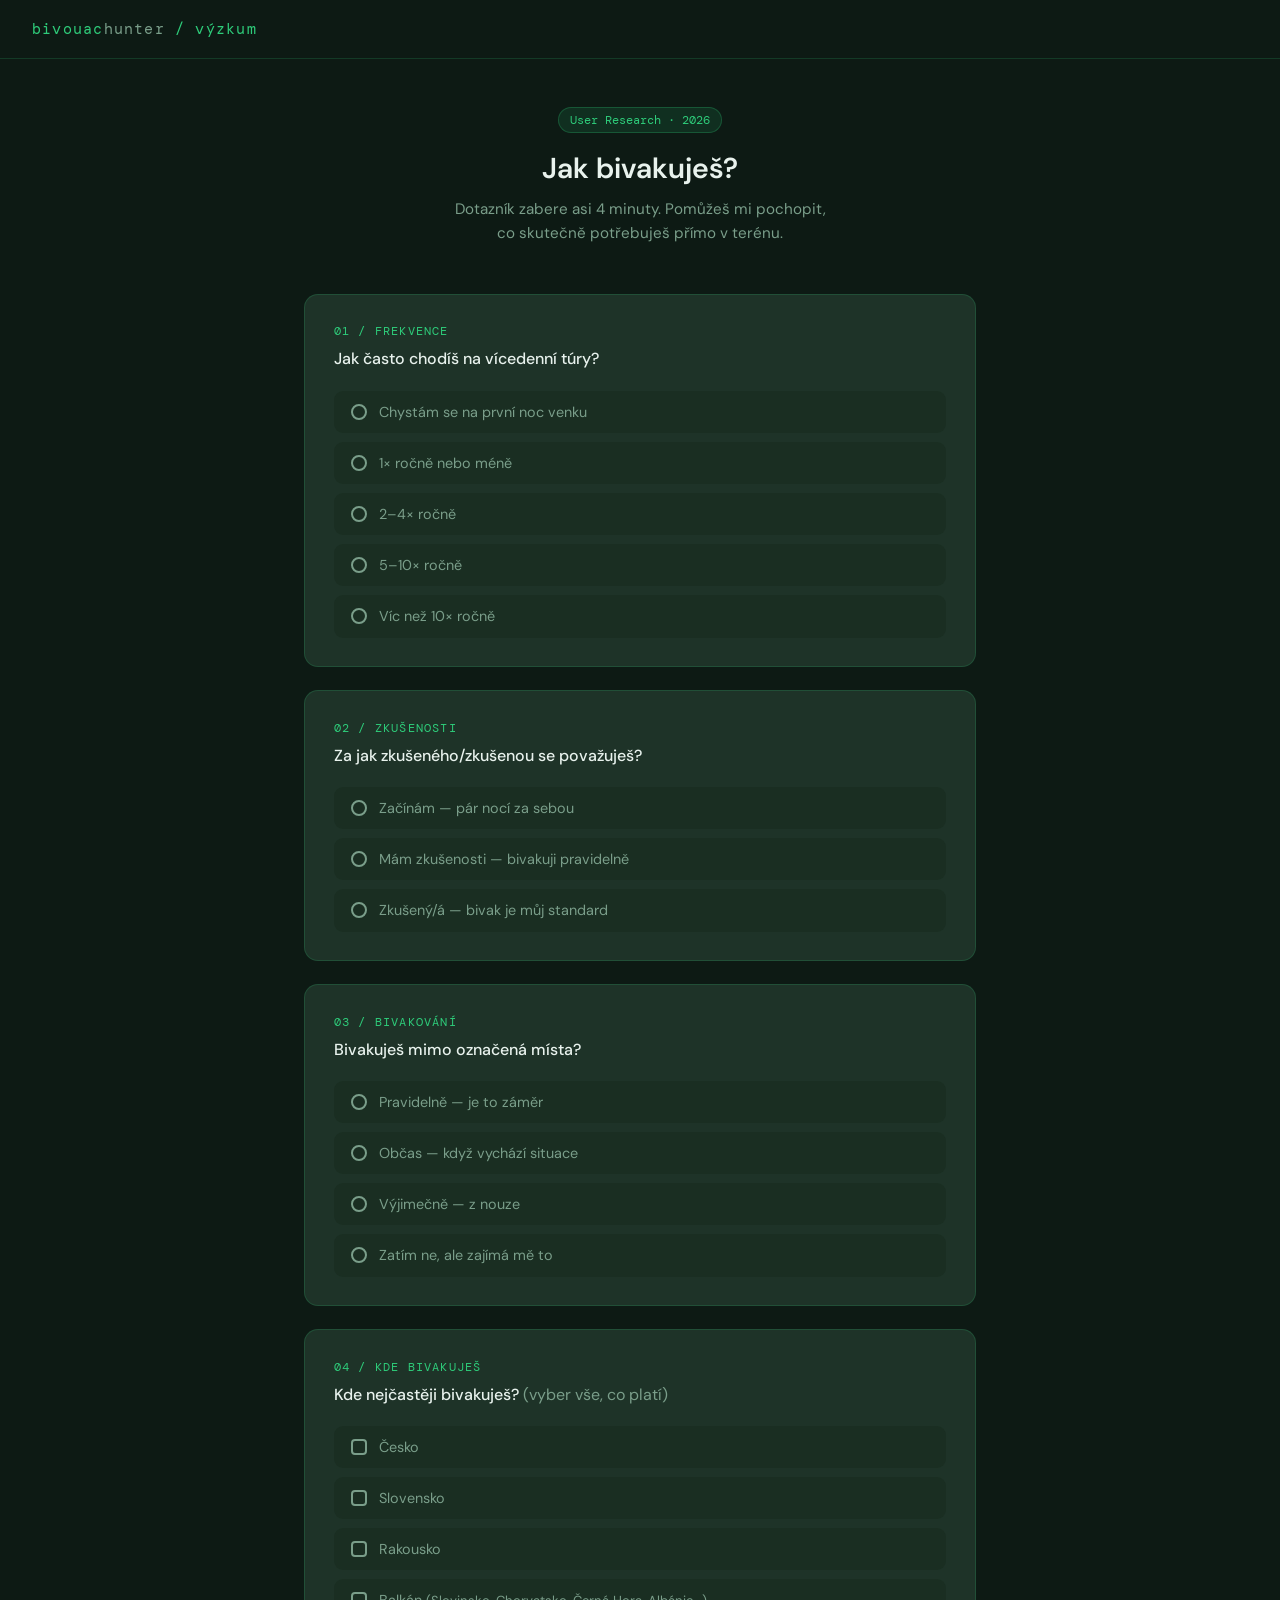
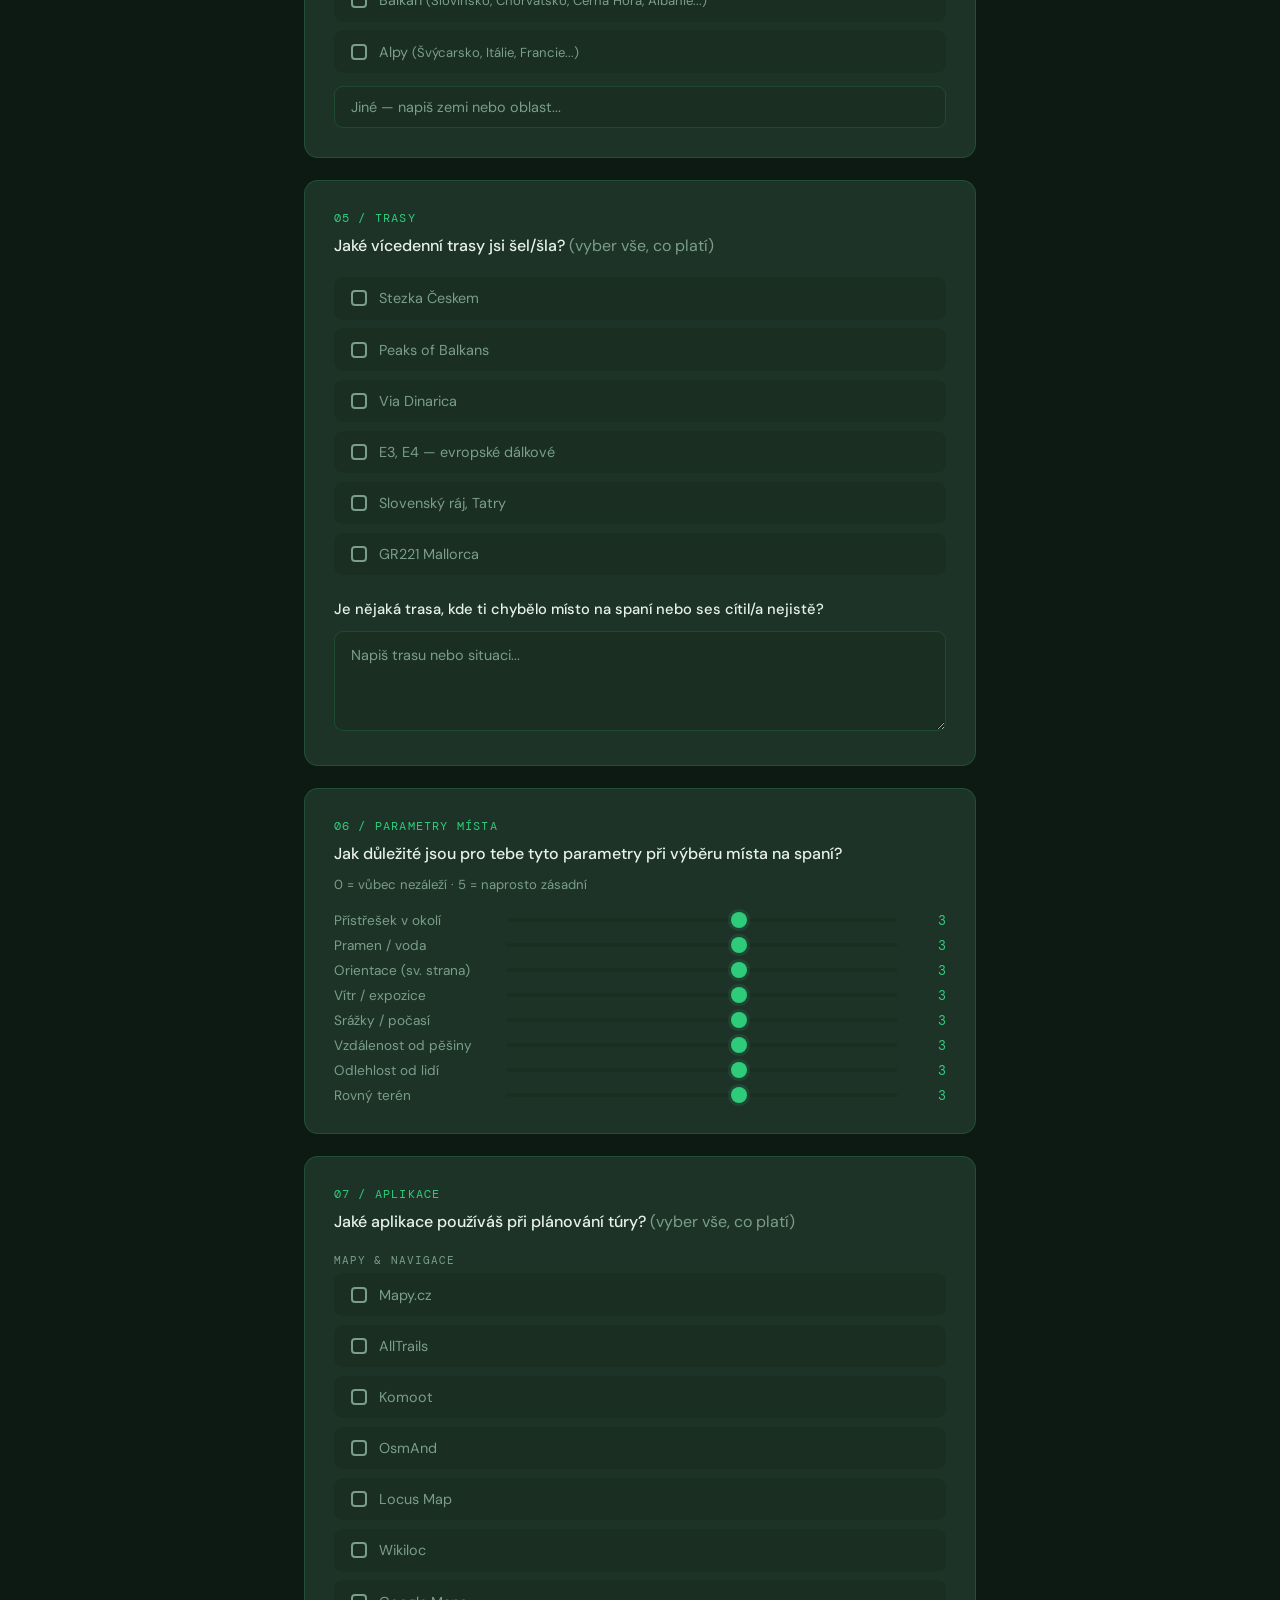
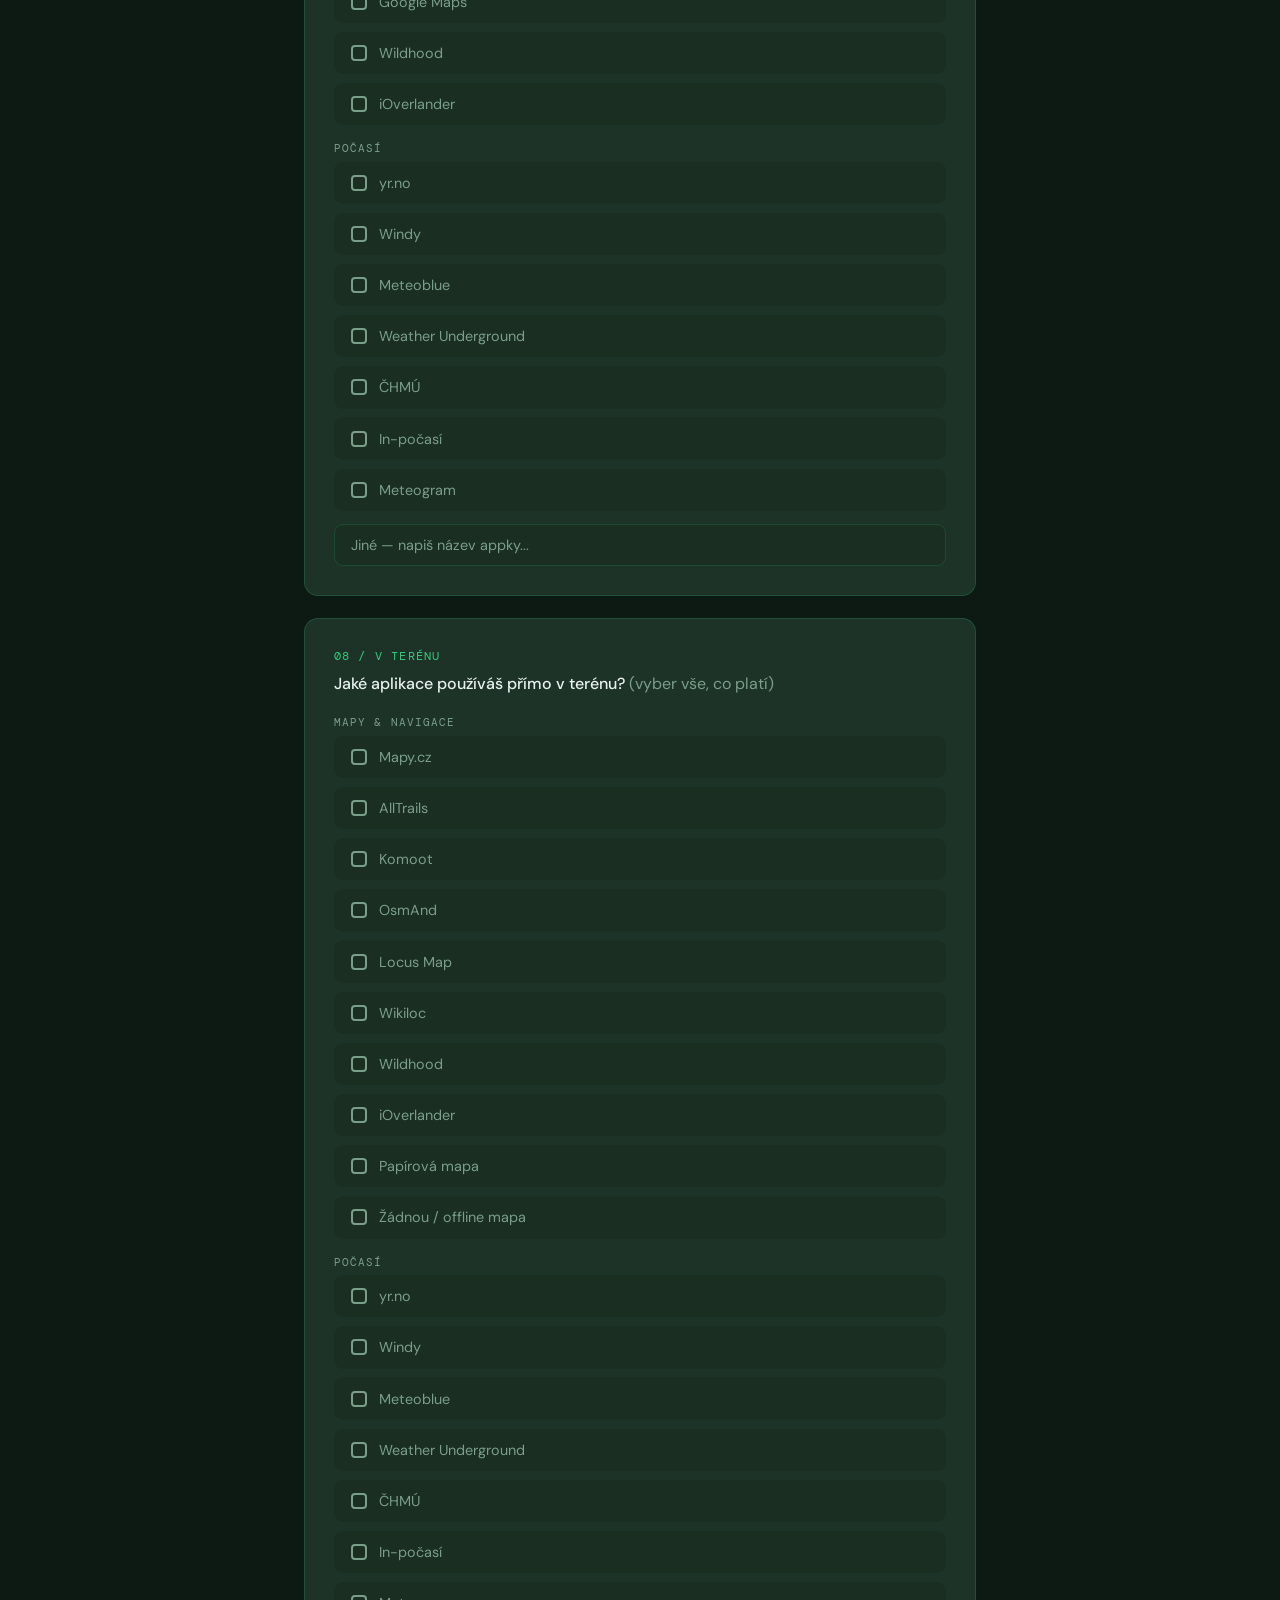
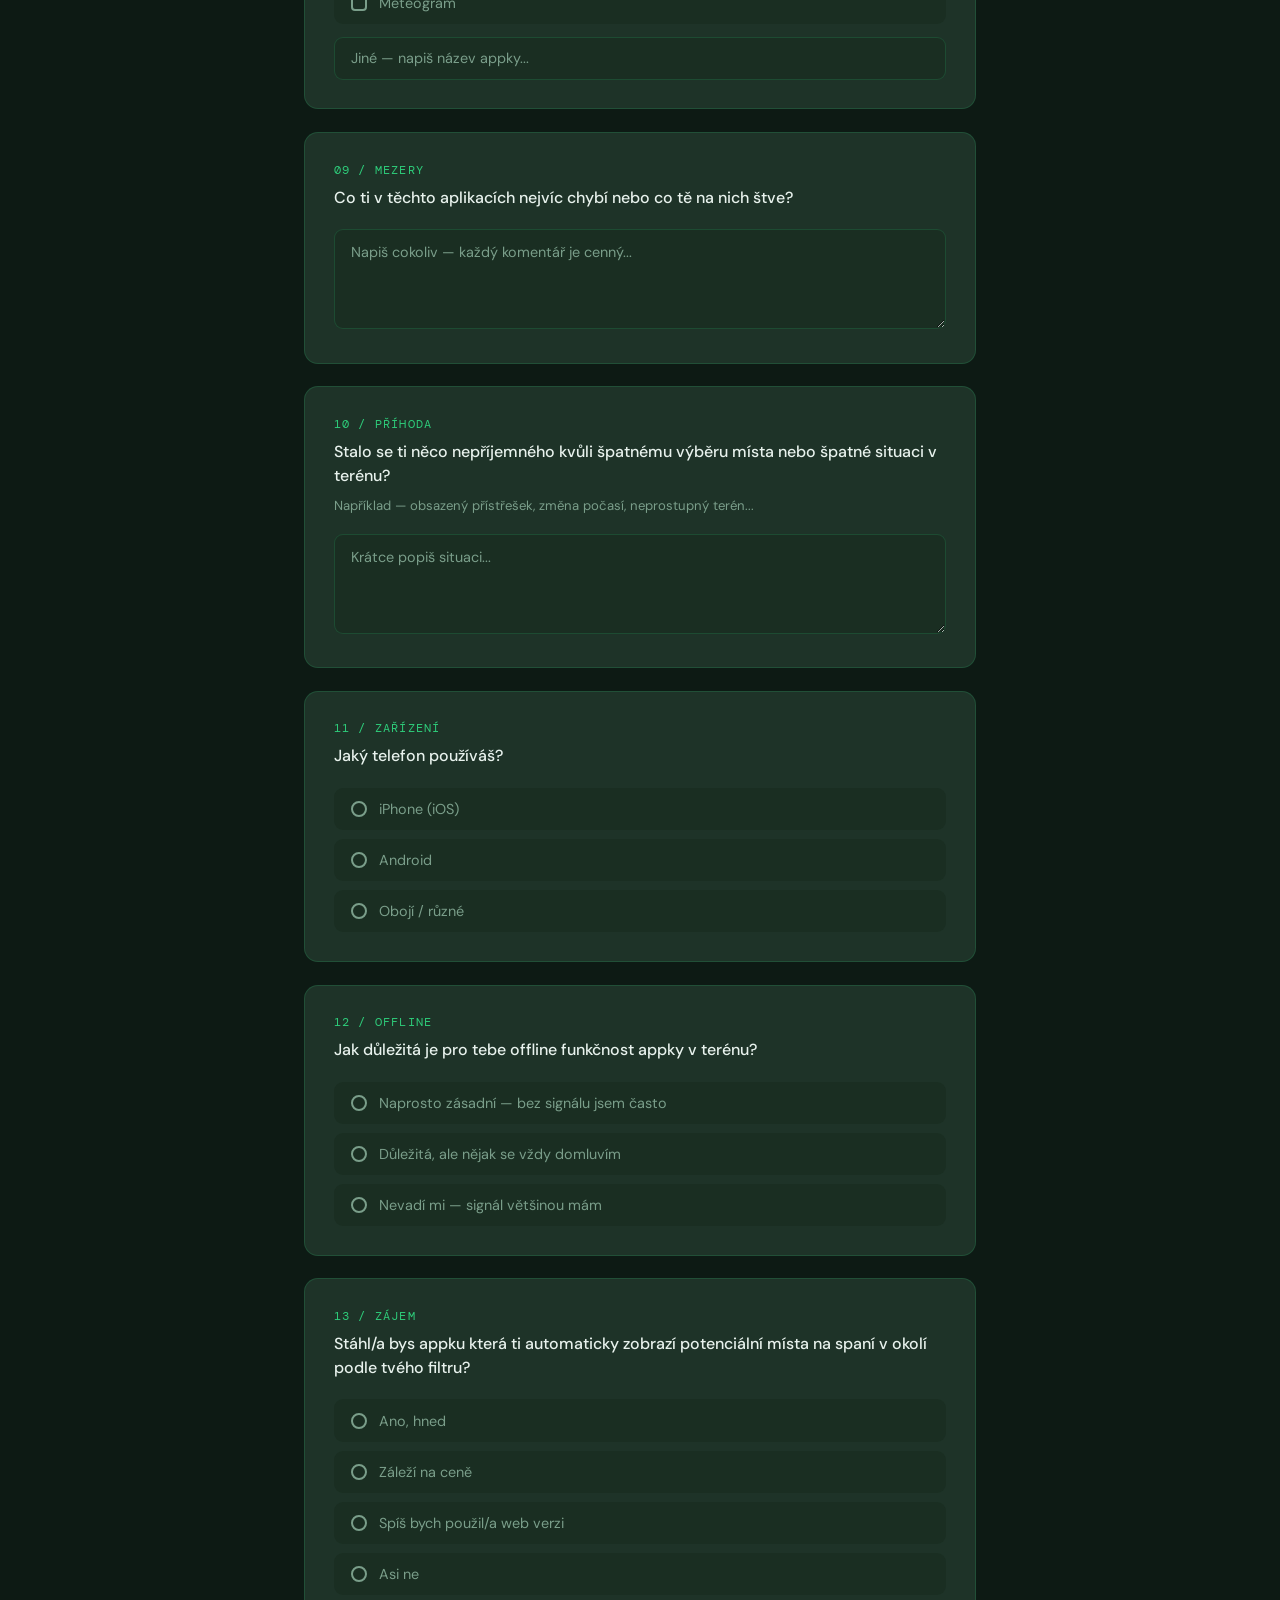
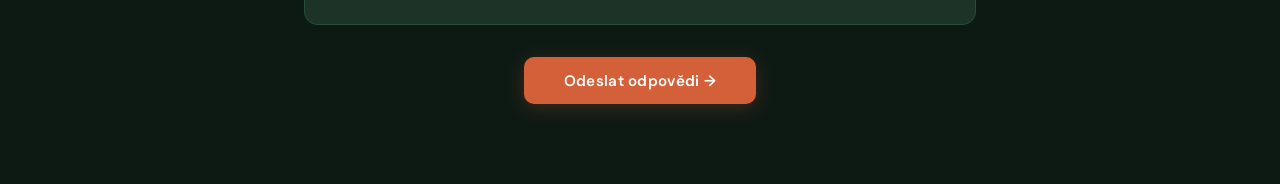
<file: index.html>
<!DOCTYPE html>
<html lang="cs">
<head>
<meta charset="UTF-8">
<meta name="viewport" content="width=device-width, initial-scale=1.0">
<title>BivouacHunter — Průzkum</title>
<link href="https://fonts.googleapis.com/css2?family=DM+Sans:wght@300;400;500;600&family=DM+Mono:wght@400;500&display=swap" rel="stylesheet">
<link rel="stylesheet" href="bivouachunter_survey.css">
</head>
<body>

<nav>
  <div class="logo">bivouac<span>hunter</span> / výzkum</div>
</nav>

<!-- ═══════════════ SURVEY ═══════════════ -->
<div class="survey-wrap">
  <div class="survey-header">
    <div class="badge">User Research · 2026</div>
    <h1>Jak bivakuješ?</h1>
    <p>Dotazník zabere asi 4 minuty. Pomůžeš mi pochopit,<br>co skutečně potřebuješ přímo v terénu.</p>
  </div>

  <form id="survey-form">

    <!-- Q1 -->
    <div class="q-block">
      <div class="q-num">01 / FREKVENCE</div>
      <div class="q-text">Jak často chodíš na vícedenní túry?</div>
      <div class="options">
        <label class="opt"><input type="radio" name="q1" value="Chystám se na první noc venku"><div class="opt-dot"></div><span>Chystám se na první noc venku</span></label>
        <label class="opt"><input type="radio" name="q1" value="1x ročně nebo méně"><div class="opt-dot"></div><span>1× ročně nebo méně</span></label>
        <label class="opt"><input type="radio" name="q1" value="2–4× ročně"><div class="opt-dot"></div><span>2–4× ročně</span></label>
        <label class="opt"><input type="radio" name="q1" value="5–10× ročně"><div class="opt-dot"></div><span>5–10× ročně</span></label>
        <label class="opt"><input type="radio" name="q1" value="Víc než 10× ročně"><div class="opt-dot"></div><span>Víc než 10× ročně</span></label>
      </div>
    </div>

    <!-- Q2 -->
    <div class="q-block">
      <div class="q-num">02 / ZKUŠENOSTI</div>
      <div class="q-text">Za jak zkušeného/zkušenou se považuješ?</div>
      <div class="options">
        <label class="opt"><input type="radio" name="q_zk" value="Začínám — pár nocí za sebou"><div class="opt-dot"></div><span>Začínám — pár nocí za sebou</span></label>
        <label class="opt"><input type="radio" name="q_zk" value="Mám zkušenosti — bivakuji pravidelně"><div class="opt-dot"></div><span>Mám zkušenosti — bivakuji pravidelně</span></label>
        <label class="opt"><input type="radio" name="q_zk" value="Zkušený/á — bivak je můj standard"><div class="opt-dot"></div><span>Zkušený/á — bivak je můj standard</span></label>
      </div>
    </div>

    <!-- Q3 -->
    <div class="q-block">
      <div class="q-num">03 / BIVAKOVÁNÍ</div>
      <div class="q-text">Bivakuješ mimo označená místa?</div>
      <div class="options">
        <label class="opt"><input type="radio" name="q2" value="Pravidelně, je to záměr"><div class="opt-dot"></div><span>Pravidelně — je to záměr</span></label>
        <label class="opt"><input type="radio" name="q2" value="Občas, když vychází situace"><div class="opt-dot"></div><span>Občas — když vychází situace</span></label>
        <label class="opt"><input type="radio" name="q2" value="Výjimečně, z nouze"><div class="opt-dot"></div><span>Výjimečně — z nouze</span></label>
        <label class="opt"><input type="radio" name="q2" value="Zatím ne, ale zajímá mě to"><div class="opt-dot"></div><span>Zatím ne, ale zajímá mě to</span></label>
      </div>
    </div>

    <!-- Q4 -->
    <div class="q-block">
      <div class="q-num">04 / KDE BIVAKUJEŠ</div>
      <div class="q-text">Kde nejčastěji bivakuješ? <span style="color:var(--text-dim);font-weight:400">(vyber vše, co platí)</span></div>
      <div class="options">
        <label class="opt"><input type="checkbox" name="q_kde" value="Česko"><div class="opt-dot square"></div><span>Česko</span></label>
        <label class="opt"><input type="checkbox" name="q_kde" value="Slovensko"><div class="opt-dot square"></div><span>Slovensko</span></label>
        <label class="opt"><input type="checkbox" name="q_kde" value="Rakousko"><div class="opt-dot square"></div><span>Rakousko</span></label>
        <label class="opt"><input type="checkbox" name="q_kde" value="Balkán (Slovinsko, Chorvatsko, Černá Hora, Albánie...)"><div class="opt-dot square"></div><span>Balkán <span style="color:var(--text-dim);font-size:.82rem">(Slovinsko, Chorvatsko, Černá Hora, Albánie...)</span></span></label>
        <label class="opt"><input type="checkbox" name="q_kde" value="Alpy (Švýcarsko, Itálie, Francie...)"><div class="opt-dot square"></div><span>Alpy <span style="color:var(--text-dim);font-size:.82rem">(Švýcarsko, Itálie, Francie...)</span></span></label>
      </div>
      <div style="margin-top:.8rem">
        <input type="text" name="q_kde_jine" placeholder="Jiné — napiš zemi nebo oblast..." class="text-input">
      </div>
    </div>

    <!-- Q5 -->
    <div class="q-block">
      <div class="q-num">05 / TRASY</div>
      <div class="q-text">Jaké vícedenní trasy jsi šel/šla? <span style="color:var(--text-dim);font-weight:400">(vyber vše, co platí)</span></div>
      <div class="options">
        <label class="opt"><input type="checkbox" name="q_trasy" value="Stezka Českem"><div class="opt-dot square"></div><span>Stezka Českem</span></label>
        <label class="opt"><input type="checkbox" name="q_trasy" value="Peaks of Balkans"><div class="opt-dot square"></div><span>Peaks of Balkans</span></label>
        <label class="opt"><input type="checkbox" name="q_trasy" value="Via Dinarica"><div class="opt-dot square"></div><span>Via Dinarica</span></label>
        <label class="opt"><input type="checkbox" name="q_trasy" value="E3, E4 — evropské dálkové"><div class="opt-dot square"></div><span>E3, E4 — evropské dálkové</span></label>
        <label class="opt"><input type="checkbox" name="q_trasy" value="Slovenský ráj, Tatry"><div class="opt-dot square"></div><span>Slovenský ráj, Tatry</span></label>
        <label class="opt"><input type="checkbox" name="q_trasy" value="GR221 Mallorca"><div class="opt-dot square"></div><span>GR221 Mallorca</span></label>
      </div>
      <div style="margin-top:1.4rem">
        <div class="q-text" style="font-size:.92rem;margin-bottom:.7rem">Je nějaká trasa, kde ti chybělo místo na spaní nebo ses cítil/a nejistě?</div>
        <textarea name="q_trasy_neistota" placeholder="Napiš trasu nebo situaci..."></textarea>
      </div>
    </div>

    <!-- Q6 -->
    <div class="q-block">
      <div class="q-num">06 / PARAMETRY MÍSTA</div>
      <div class="q-text">Jak důležité jsou pro tebe tyto parametry při výběru místa na spaní?</div>
      <div class="q-sub">0 = vůbec nezáleží · 5 = naprosto zásadní</div>
      <div class="scale-row" id="params-scale">
        <div class="scale-item">
          <span class="scale-label">Přístřešek v okolí</span>
          <input type="range" min="0" max="5" value="3" name="p_pristresek" oninput="updateVal(this)">
          <span class="scale-val">3</span>
        </div>
        <div class="scale-item">
          <span class="scale-label">Pramen / voda</span>
          <input type="range" min="0" max="5" value="3" name="p_voda" oninput="updateVal(this)">
          <span class="scale-val">3</span>
        </div>
        <div class="scale-item">
          <span class="scale-label">Orientace (sv. strana)</span>
          <input type="range" min="0" max="5" value="3" name="p_orientace" oninput="updateVal(this)">
          <span class="scale-val">3</span>
        </div>
        <div class="scale-item">
          <span class="scale-label">Vítr / expozice</span>
          <input type="range" min="0" max="5" value="3" name="p_vitr" oninput="updateVal(this)">
          <span class="scale-val">3</span>
        </div>
        <div class="scale-item">
          <span class="scale-label">Srážky / počasí</span>
          <input type="range" min="0" max="5" value="3" name="p_pocasi" oninput="updateVal(this)">
          <span class="scale-val">3</span>
        </div>
        <div class="scale-item">
          <span class="scale-label">Vzdálenost od pěšiny</span>
          <input type="range" min="0" max="5" value="3" name="p_pesina" oninput="updateVal(this)">
          <span class="scale-val">3</span>
        </div>
        <div class="scale-item">
          <span class="scale-label">Odlehlost od lidí</span>
          <input type="range" min="0" max="5" value="3" name="p_odlehlost" oninput="updateVal(this)">
          <span class="scale-val">3</span>
        </div>
        <div class="scale-item">
          <span class="scale-label">Rovný terén</span>
          <input type="range" min="0" max="5" value="3" name="p_teren" oninput="updateVal(this)">
          <span class="scale-val">3</span>
        </div>
      </div>
    </div>

    <!-- Q7 -->
    <div class="q-block">
      <div class="q-num">07 / APLIKACE</div>
      <div class="q-text">Jaké aplikace používáš při plánování túry? <span style="color:var(--text-dim);font-weight:400">(vyber vše, co platí)</span></div>
      <div class="opt-group-label">Mapy &amp; navigace</div>
      <div class="options">
        <label class="opt"><input type="checkbox" name="app_plan" value="Mapy.cz"><div class="opt-dot square"></div><span>Mapy.cz</span></label>
        <label class="opt"><input type="checkbox" name="app_plan" value="AllTrails"><div class="opt-dot square"></div><span>AllTrails</span></label>
        <label class="opt"><input type="checkbox" name="app_plan" value="Komoot"><div class="opt-dot square"></div><span>Komoot</span></label>
        <label class="opt"><input type="checkbox" name="app_plan" value="OsmAnd"><div class="opt-dot square"></div><span>OsmAnd</span></label>
        <label class="opt"><input type="checkbox" name="app_plan" value="Locus Map"><div class="opt-dot square"></div><span>Locus Map</span></label>
        <label class="opt"><input type="checkbox" name="app_plan" value="Wikiloc"><div class="opt-dot square"></div><span>Wikiloc</span></label>
        <label class="opt"><input type="checkbox" name="app_plan" value="Google Maps"><div class="opt-dot square"></div><span>Google Maps</span></label>
        <label class="opt"><input type="checkbox" name="app_plan" value="Wildhood"><div class="opt-dot square"></div><span>Wildhood</span></label>
        <label class="opt"><input type="checkbox" name="app_plan" value="iOverlander"><div class="opt-dot square"></div><span>iOverlander</span></label>
      </div>
      <div class="opt-group-label">Počasí</div>
      <div class="options">
        <label class="opt"><input type="checkbox" name="app_plan" value="yr.no"><div class="opt-dot square"></div><span>yr.no</span></label>
        <label class="opt"><input type="checkbox" name="app_plan" value="Windy"><div class="opt-dot square"></div><span>Windy</span></label>
        <label class="opt"><input type="checkbox" name="app_plan" value="Meteoblue"><div class="opt-dot square"></div><span>Meteoblue</span></label>
        <label class="opt"><input type="checkbox" name="app_plan" value="Weather Underground"><div class="opt-dot square"></div><span>Weather Underground</span></label>
        <label class="opt"><input type="checkbox" name="app_plan" value="ČHMÚ"><div class="opt-dot square"></div><span>ČHMÚ</span></label>
        <label class="opt"><input type="checkbox" name="app_plan" value="In-počasí"><div class="opt-dot square"></div><span>In-počasí</span></label>
        <label class="opt"><input type="checkbox" name="app_plan" value="Meteogram"><div class="opt-dot square"></div><span>Meteogram</span></label>
      </div>
      <div style="margin-top:.8rem">
        <input type="text" name="app_plan_jine" placeholder="Jiné — napiš název appky..." class="text-input">
      </div>
    </div>

    <!-- Q8 -->
    <div class="q-block">
      <div class="q-num">08 / V TERÉNU</div>
      <div class="q-text">Jaké aplikace používáš přímo v terénu? <span style="color:var(--text-dim);font-weight:400">(vyber vše, co platí)</span></div>
      <div class="opt-group-label">Mapy &amp; navigace</div>
      <div class="options">
        <label class="opt"><input type="checkbox" name="app_teren" value="Mapy.cz"><div class="opt-dot square"></div><span>Mapy.cz</span></label>
        <label class="opt"><input type="checkbox" name="app_teren" value="AllTrails"><div class="opt-dot square"></div><span>AllTrails</span></label>
        <label class="opt"><input type="checkbox" name="app_teren" value="Komoot"><div class="opt-dot square"></div><span>Komoot</span></label>
        <label class="opt"><input type="checkbox" name="app_teren" value="OsmAnd"><div class="opt-dot square"></div><span>OsmAnd</span></label>
        <label class="opt"><input type="checkbox" name="app_teren" value="Locus Map"><div class="opt-dot square"></div><span>Locus Map</span></label>
        <label class="opt"><input type="checkbox" name="app_teren" value="Wikiloc"><div class="opt-dot square"></div><span>Wikiloc</span></label>
        <label class="opt"><input type="checkbox" name="app_teren" value="Wildhood"><div class="opt-dot square"></div><span>Wildhood</span></label>
        <label class="opt"><input type="checkbox" name="app_teren" value="iOverlander"><div class="opt-dot square"></div><span>iOverlander</span></label>
        <label class="opt"><input type="checkbox" name="app_teren" value="Papírová mapa"><div class="opt-dot square"></div><span>Papírová mapa</span></label>
        <label class="opt"><input type="checkbox" name="app_teren" value="Žádnou / offline mapa"><div class="opt-dot square"></div><span>Žádnou / offline mapa</span></label>
      </div>
      <div class="opt-group-label">Počasí</div>
      <div class="options">
        <label class="opt"><input type="checkbox" name="app_teren" value="yr.no"><div class="opt-dot square"></div><span>yr.no</span></label>
        <label class="opt"><input type="checkbox" name="app_teren" value="Windy"><div class="opt-dot square"></div><span>Windy</span></label>
        <label class="opt"><input type="checkbox" name="app_teren" value="Meteoblue"><div class="opt-dot square"></div><span>Meteoblue</span></label>
        <label class="opt"><input type="checkbox" name="app_teren" value="Weather Underground"><div class="opt-dot square"></div><span>Weather Underground</span></label>
        <label class="opt"><input type="checkbox" name="app_teren" value="ČHMÚ"><div class="opt-dot square"></div><span>ČHMÚ</span></label>
        <label class="opt"><input type="checkbox" name="app_teren" value="In-počasí"><div class="opt-dot square"></div><span>In-počasí</span></label>
        <label class="opt"><input type="checkbox" name="app_teren" value="Meteogram"><div class="opt-dot square"></div><span>Meteogram</span></label>
      </div>
      <div style="margin-top:.8rem">
        <input type="text" name="app_teren_jine" placeholder="Jiné — napiš název appky..." class="text-input">
      </div>
    </div>

    <!-- Q9 -->
    <div class="q-block">
      <div class="q-num">09 / MEZERY</div>
      <div class="q-text">Co ti v těchto aplikacích nejvíc chybí nebo co tě na nich štve?</div>
      <textarea name="q6" placeholder="Napiš cokoliv — každý komentář je cenný..."></textarea>
    </div>

    <!-- Q10 -->
    <div class="q-block">
      <div class="q-num">10 / PŘÍHODA</div>
      <div class="q-text">Stalo se ti něco nepříjemného kvůli špatnému výběru místa nebo špatné situaci v terénu?</div>
      <div class="q-sub">Například — obsazený přístřešek, změna počasí, neprostupný terén...</div>
      <textarea name="q7" placeholder="Krátce popiš situaci..."></textarea>
    </div>

    <!-- Q11 -->
    <div class="q-block">
      <div class="q-num">11 / ZAŘÍZENÍ</div>
      <div class="q-text">Jaký telefon používáš?</div>
      <div class="options">
        <label class="opt"><input type="radio" name="q8" value="iPhone (iOS)"><div class="opt-dot"></div><span>iPhone (iOS)</span></label>
        <label class="opt"><input type="radio" name="q8" value="Android"><div class="opt-dot"></div><span>Android</span></label>
        <label class="opt"><input type="radio" name="q8" value="Obojí / různé"><div class="opt-dot"></div><span>Obojí / různé</span></label>
      </div>
    </div>

    <!-- Q12 -->
    <div class="q-block">
      <div class="q-num">12 / OFFLINE</div>
      <div class="q-text">Jak důležitá je pro tebe offline funkčnost appky v terénu?</div>
      <div class="options">
        <label class="opt"><input type="radio" name="q9" value="Naprosto zásadní — bez signálu jsem často"><div class="opt-dot"></div><span>Naprosto zásadní — bez signálu jsem často</span></label>
        <label class="opt"><input type="radio" name="q9" value="Důležitá, ale nějak se vždy domluvím"><div class="opt-dot"></div><span>Důležitá, ale nějak se vždy domluvím</span></label>
        <label class="opt"><input type="radio" name="q9" value="Nevadí mi — signál většinou mám"><div class="opt-dot"></div><span>Nevadí mi — signál většinou mám</span></label>
      </div>
    </div>

    <!-- Q13 -->
    <div class="q-block">
      <div class="q-num">13 / ZÁJEM</div>
      <div class="q-text">Stáhl/a bys appku která ti automaticky zobrazí potenciální místa na spaní v okolí podle tvého filtru?</div>
      <div class="options">
        <label class="opt"><input type="radio" name="q10" value="Ano, hned"><div class="opt-dot"></div><span>Ano, hned</span></label>
        <label class="opt"><input type="radio" name="q10" value="Záleží na ceně"><div class="opt-dot"></div><span>Záleží na ceně</span></label>
        <label class="opt"><input type="radio" name="q10" value="Spíš bych použil/a web verzi"><div class="opt-dot"></div><span>Spíš bych použil/a web verzi</span></label>
        <label class="opt"><input type="radio" name="q10" value="Asi ne"><div class="opt-dot"></div><span>Asi ne</span></label>
      </div>
    </div>

    <div class="submit-row">
      <button type="submit" class="btn-submit">Odeslat odpovědi →</button>
    </div>

  </form>

  <div class="success-msg" id="success-msg">
    <div class="success-msg-content">
      <h2>Díky za odpovědi!</h2>
      <p>Každá odpověď pomáhá pochopit, co skutečně potřebuješ v terénu.</p>
      <p style="margin-top:.6rem">Pokud znáš někoho, kdo bivakuje, pošli mu dotazník.</p>
      <button class="btn-copy" id="btn-copy" onclick="copyLink()">Zkopírovat odkaz</button>
    </div>
  </div>

</div>

<script src="bivouachunter_survey.js"></script>
</body>
</html>
</file>
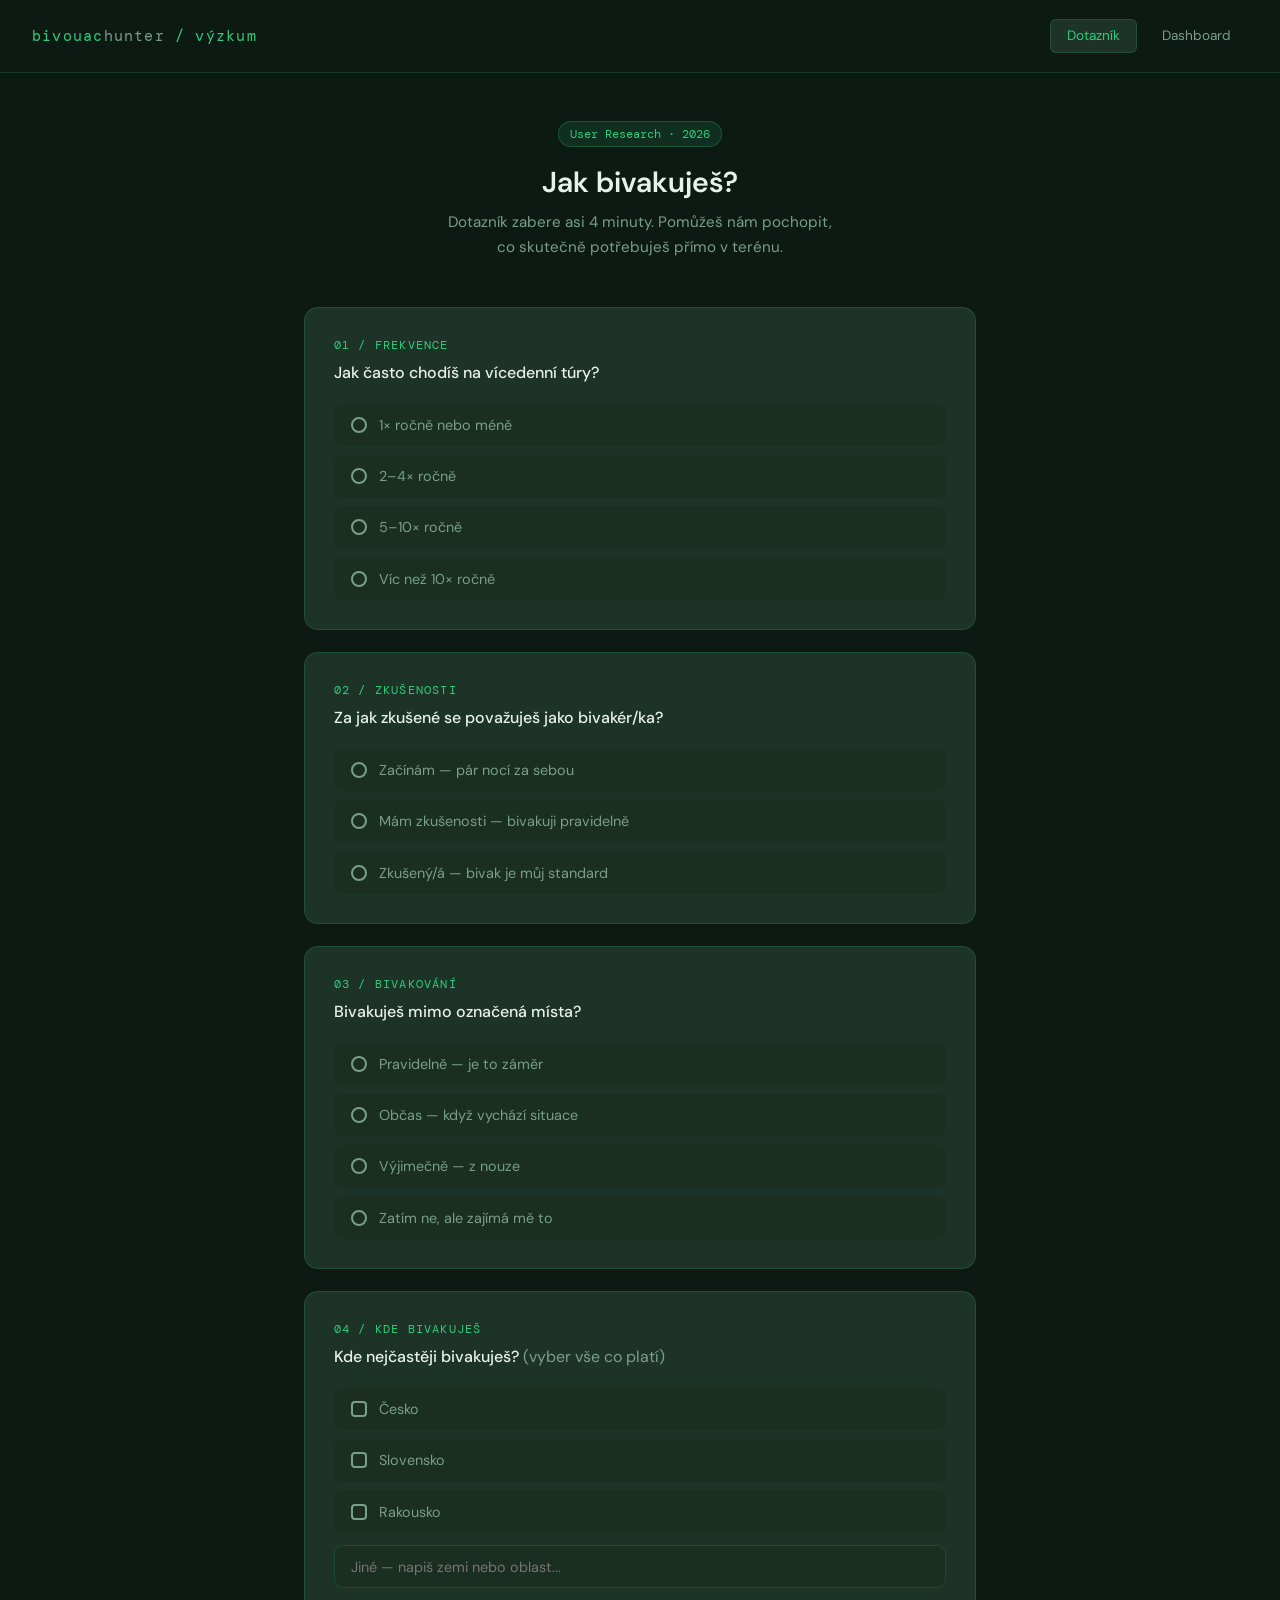
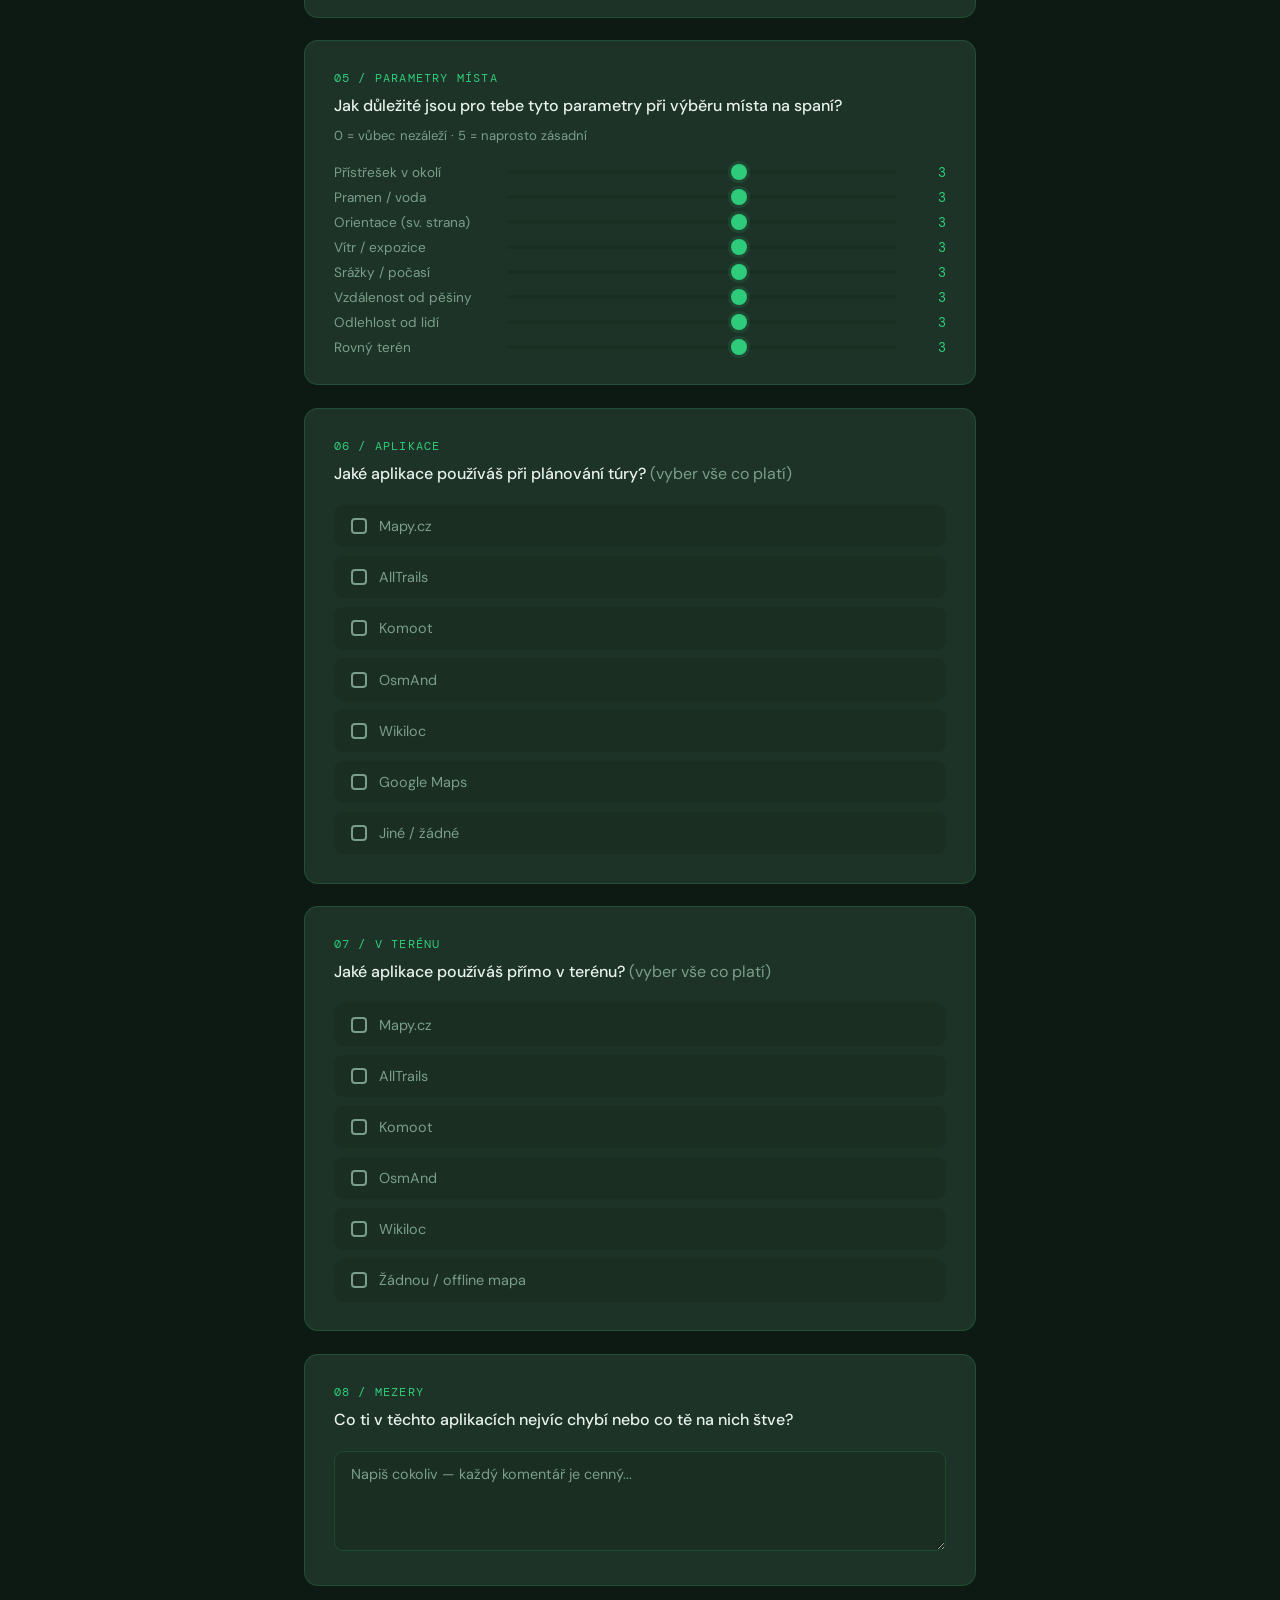
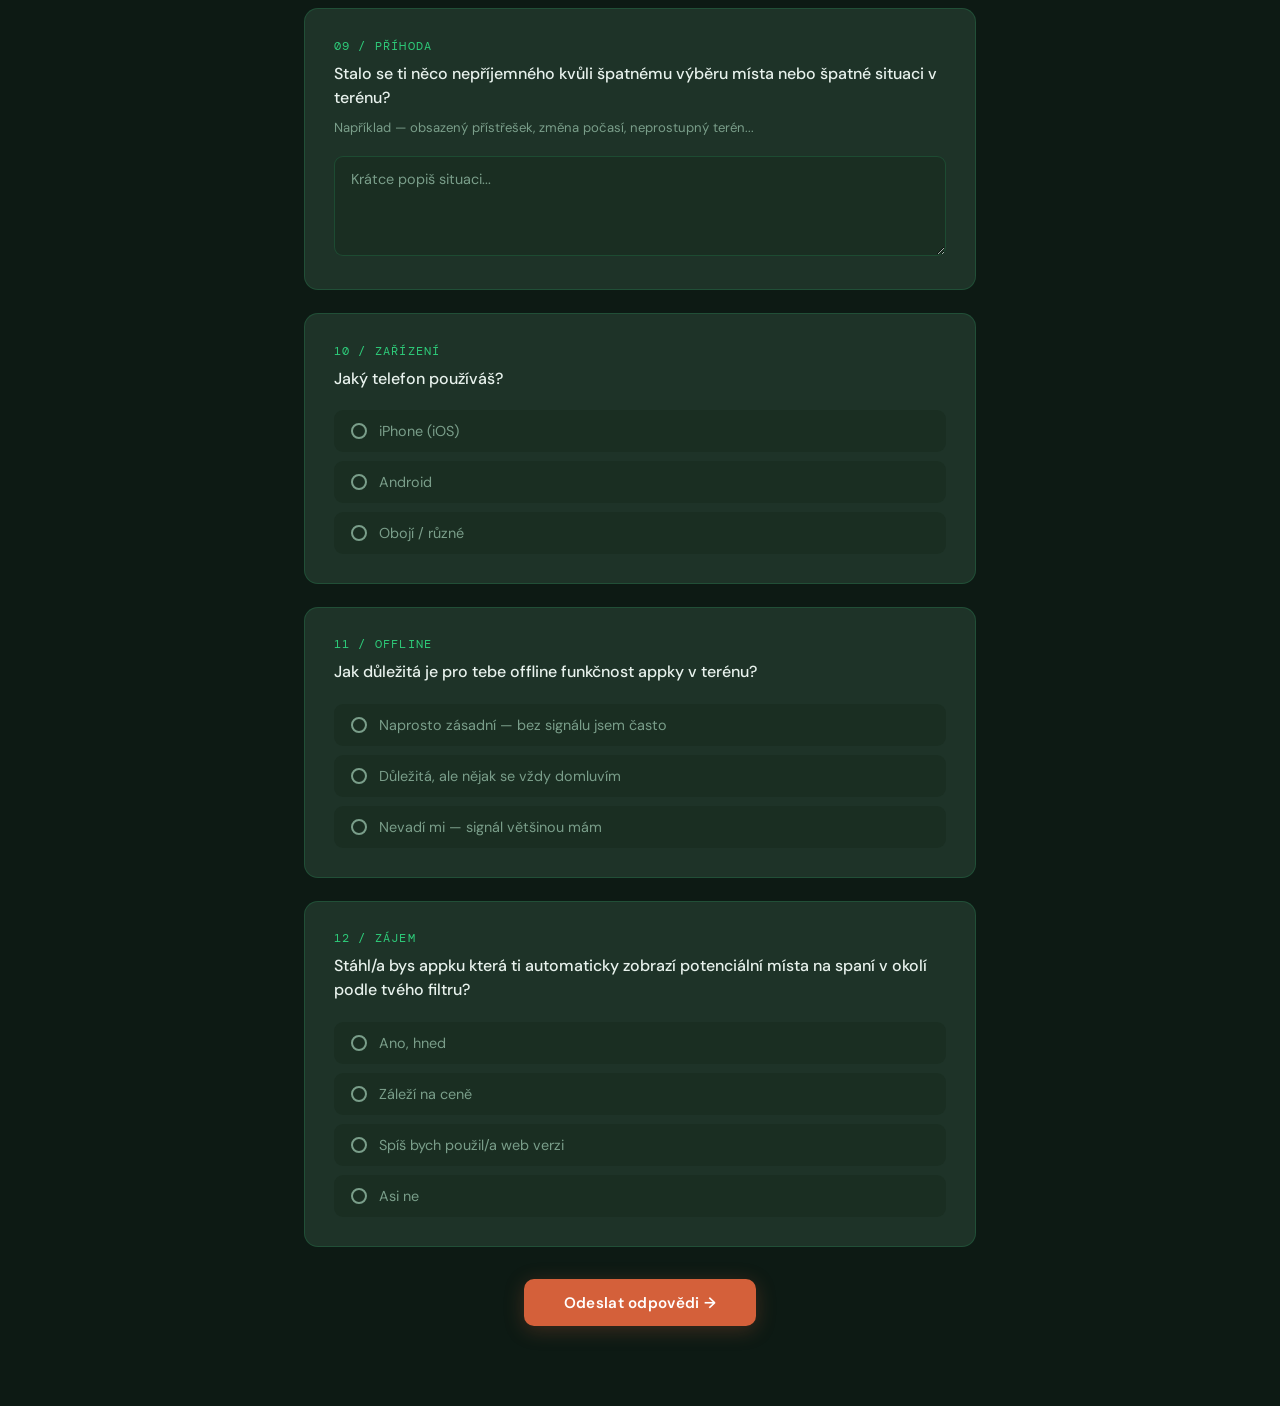
<file: bivouachunter_survey.html>
<!DOCTYPE html>
<html lang="cs">
<head>
<meta charset="UTF-8">
<meta name="viewport" content="width=device-width, initial-scale=1.0">
<title>BivouacHunter — Průzkum</title>
<link href="https://fonts.googleapis.com/css2?family=DM+Sans:wght@300;400;500;600&family=DM+Mono:wght@400;500&display=swap" rel="stylesheet">
<link rel="stylesheet" href="bivouachunter_survey.css">
</head>
<body>

<nav>
  <div class="logo">bivouac<span>hunter</span> / výzkum</div>
  <div class="nav-tabs">
    <button class="tab-btn active" onclick="showView('survey')">Dotazník</button>
    <button class="tab-btn" onclick="showView('dashboard')">Dashboard</button>
  </div>
</nav>

<!-- ═══════════════ SURVEY ═══════════════ -->
<div id="view-survey" class="view active">
<div class="survey-wrap">
  <div class="survey-header">
    <div class="badge">User Research · 2026</div>
    <h1>Jak bivakuješ?</h1>
    <p>Dotazník zabere asi 4 minuty. Pomůžeš nám pochopit,<br>co skutečně potřebuješ přímo v terénu.</p>
  </div>

  <form id="survey-form">

    <!-- Q1 -->
    <div class="q-block">
      <div class="q-num">01 / FREKVENCE</div>
      <div class="q-text">Jak často chodíš na vícedenní túry?</div>
      <div class="options">
        <label class="opt"><input type="radio" name="q1" value="1x ročně nebo méně"><div class="opt-dot"></div><span>1× ročně nebo méně</span></label>
        <label class="opt"><input type="radio" name="q1" value="2–4× ročně"><div class="opt-dot"></div><span>2–4× ročně</span></label>
        <label class="opt"><input type="radio" name="q1" value="5–10× ročně"><div class="opt-dot"></div><span>5–10× ročně</span></label>
        <label class="opt"><input type="radio" name="q1" value="Víc než 10× ročně"><div class="opt-dot"></div><span>Víc než 10× ročně</span></label>
      </div>
    </div>

    <!-- Q2 -->
    <div class="q-block">
      <div class="q-num">02 / ZKUŠENOSTI</div>
      <div class="q-text">Za jak zkušené se považuješ jako bivakér/ka?</div>
      <div class="options">
        <label class="opt"><input type="radio" name="q_zk" value="Začínám — pár nocí za sebou"><div class="opt-dot"></div><span>Začínám — pár nocí za sebou</span></label>
        <label class="opt"><input type="radio" name="q_zk" value="Mám zkušenosti — bivakuji pravidelně"><div class="opt-dot"></div><span>Mám zkušenosti — bivakuji pravidelně</span></label>
        <label class="opt"><input type="radio" name="q_zk" value="Zkušený/á — bivak je můj standard"><div class="opt-dot"></div><span>Zkušený/á — bivak je můj standard</span></label>
      </div>
    </div>

    <!-- Q3 -->
    <div class="q-block">
      <div class="q-num">03 / BIVAKOVÁNÍ</div>
      <div class="q-text">Bivakuješ mimo označená místa?</div>
      <div class="options">
        <label class="opt"><input type="radio" name="q2" value="Pravidelně, je to záměr"><div class="opt-dot"></div><span>Pravidelně — je to záměr</span></label>
        <label class="opt"><input type="radio" name="q2" value="Občas, když vychází situace"><div class="opt-dot"></div><span>Občas — když vychází situace</span></label>
        <label class="opt"><input type="radio" name="q2" value="Výjimečně, z nouze"><div class="opt-dot"></div><span>Výjimečně — z nouze</span></label>
        <label class="opt"><input type="radio" name="q2" value="Zatím ne, ale zajímá mě to"><div class="opt-dot"></div><span>Zatím ne, ale zajímá mě to</span></label>
      </div>
    </div>

    <!-- Q4 -->
    <div class="q-block">
      <div class="q-num">04 / KDE BIVAKUJEŠ</div>
      <div class="q-text">Kde nejčastěji bivakuješ? <span style="color:var(--text-dim);font-weight:400">(vyber vše co platí)</span></div>
      <div class="options">
        <label class="opt"><input type="checkbox" name="q_kde" value="Česko"><div class="opt-dot square"></div><span>Česko</span></label>
        <label class="opt"><input type="checkbox" name="q_kde" value="Slovensko"><div class="opt-dot square"></div><span>Slovensko</span></label>
        <label class="opt"><input type="checkbox" name="q_kde" value="Rakousko"><div class="opt-dot square"></div><span>Rakousko</span></label>
      </div>
      <div style="margin-top:.8rem">
        <input type="text" name="q_kde_jine" placeholder="Jiné — napiš zemi nebo oblast..." style="width:100%;background:var(--bg3);border:1px solid var(--border);border-radius:9px;color:var(--text);font-family:var(--font);font-size:.9rem;padding:.7rem 1rem;outline:none;transition:border-color .2s" onfocus="this.style.borderColor='var(--emerald2)'" onblur="this.style.borderColor='var(--border)'">
      </div>
    </div>

    <!-- Q5 -->
    <div class="q-block">
      <div class="q-num">05 / PARAMETRY MÍSTA</div>
      <div class="q-text">Jak důležité jsou pro tebe tyto parametry při výběru místa na spaní?</div>
      <div class="q-sub">0 = vůbec nezáleží · 5 = naprosto zásadní</div>
      <div class="scale-row" id="params-scale">
        <div class="scale-item">
          <span class="scale-label">Přístřešek v okolí</span>
          <input type="range" min="0" max="5" value="3" name="p_pristresek" oninput="updateVal(this)">
          <span class="scale-val">3</span>
        </div>
        <div class="scale-item">
          <span class="scale-label">Pramen / voda</span>
          <input type="range" min="0" max="5" value="3" name="p_voda" oninput="updateVal(this)">
          <span class="scale-val">3</span>
        </div>
        <div class="scale-item">
          <span class="scale-label">Orientace (sv. strana)</span>
          <input type="range" min="0" max="5" value="3" name="p_orientace" oninput="updateVal(this)">
          <span class="scale-val">3</span>
        </div>
        <div class="scale-item">
          <span class="scale-label">Vítr / expozice</span>
          <input type="range" min="0" max="5" value="3" name="p_vitr" oninput="updateVal(this)">
          <span class="scale-val">3</span>
        </div>
        <div class="scale-item">
          <span class="scale-label">Srážky / počasí</span>
          <input type="range" min="0" max="5" value="3" name="p_pocasi" oninput="updateVal(this)">
          <span class="scale-val">3</span>
        </div>
        <div class="scale-item">
          <span class="scale-label">Vzdálenost od pěšiny</span>
          <input type="range" min="0" max="5" value="3" name="p_pesina" oninput="updateVal(this)">
          <span class="scale-val">3</span>
        </div>
        <div class="scale-item">
          <span class="scale-label">Odlehlost od lidí</span>
          <input type="range" min="0" max="5" value="3" name="p_odlehlost" oninput="updateVal(this)">
          <span class="scale-val">3</span>
        </div>
        <div class="scale-item">
          <span class="scale-label">Rovný terén</span>
          <input type="range" min="0" max="5" value="3" name="p_teren" oninput="updateVal(this)">
          <span class="scale-val">3</span>
        </div>
      </div>
    </div>

    <!-- Q6 -->
    <div class="q-block">
      <div class="q-num">06 / APLIKACE</div>
      <div class="q-text">Jaké aplikace používáš při plánování túry? <span style="color:var(--text-dim);font-weight:400">(vyber vše co platí)</span></div>
      <div class="options">
        <label class="opt"><input type="checkbox" name="app_plan" value="Mapy.cz"><div class="opt-dot square"></div><span>Mapy.cz</span></label>
        <label class="opt"><input type="checkbox" name="app_plan" value="AllTrails"><div class="opt-dot square"></div><span>AllTrails</span></label>
        <label class="opt"><input type="checkbox" name="app_plan" value="Komoot"><div class="opt-dot square"></div><span>Komoot</span></label>
        <label class="opt"><input type="checkbox" name="app_plan" value="OsmAnd"><div class="opt-dot square"></div><span>OsmAnd</span></label>
        <label class="opt"><input type="checkbox" name="app_plan" value="Wikiloc"><div class="opt-dot square"></div><span>Wikiloc</span></label>
        <label class="opt"><input type="checkbox" name="app_plan" value="Google Maps"><div class="opt-dot square"></div><span>Google Maps</span></label>
        <label class="opt"><input type="checkbox" name="app_plan" value="Jiné / žádné"><div class="opt-dot square"></div><span>Jiné / žádné</span></label>
      </div>
    </div>

    <!-- Q7 -->
    <div class="q-block">
      <div class="q-num">07 / V TERÉNU</div>
      <div class="q-text">Jaké aplikace používáš přímo v terénu? <span style="color:var(--text-dim);font-weight:400">(vyber vše co platí)</span></div>
      <div class="options">
        <label class="opt"><input type="checkbox" name="app_teren" value="Mapy.cz"><div class="opt-dot square"></div><span>Mapy.cz</span></label>
        <label class="opt"><input type="checkbox" name="app_teren" value="AllTrails"><div class="opt-dot square"></div><span>AllTrails</span></label>
        <label class="opt"><input type="checkbox" name="app_teren" value="Komoot"><div class="opt-dot square"></div><span>Komoot</span></label>
        <label class="opt"><input type="checkbox" name="app_teren" value="OsmAnd"><div class="opt-dot square"></div><span>OsmAnd</span></label>
        <label class="opt"><input type="checkbox" name="app_teren" value="Wikiloc"><div class="opt-dot square"></div><span>Wikiloc</span></label>
        <label class="opt"><input type="checkbox" name="app_teren" value="Žádnou / offline mapa"><div class="opt-dot square"></div><span>Žádnou / offline mapa</span></label>
      </div>
    </div>

    <!-- Q8 -->
    <div class="q-block">
      <div class="q-num">08 / MEZERY</div>
      <div class="q-text">Co ti v těchto aplikacích nejvíc chybí nebo co tě na nich štve?</div>
      <textarea name="q6" placeholder="Napiš cokoliv — každý komentář je cenný..."></textarea>
    </div>

    <!-- Q9 -->
    <div class="q-block">
      <div class="q-num">09 / PŘÍHODA</div>
      <div class="q-text">Stalo se ti něco nepříjemného kvůli špatnému výběru místa nebo špatné situaci v terénu?</div>
      <div class="q-sub">Například — obsazený přístřešek, změna počasí, neprostupný terén...</div>
      <textarea name="q7" placeholder="Krátce popiš situaci..."></textarea>
    </div>

    <!-- Q10 -->
    <div class="q-block">
      <div class="q-num">10 / ZAŘÍZENÍ</div>
      <div class="q-text">Jaký telefon používáš?</div>
      <div class="options">
        <label class="opt"><input type="radio" name="q8" value="iPhone (iOS)"><div class="opt-dot"></div><span>iPhone (iOS)</span></label>
        <label class="opt"><input type="radio" name="q8" value="Android"><div class="opt-dot"></div><span>Android</span></label>
        <label class="opt"><input type="radio" name="q8" value="Obojí / různé"><div class="opt-dot"></div><span>Obojí / různé</span></label>
      </div>
    </div>

    <!-- Q11 -->
    <div class="q-block">
      <div class="q-num">11 / OFFLINE</div>
      <div class="q-text">Jak důležitá je pro tebe offline funkčnost appky v terénu?</div>
      <div class="options">
        <label class="opt"><input type="radio" name="q9" value="Naprosto zásadní — bez signálu jsem často"><div class="opt-dot"></div><span>Naprosto zásadní — bez signálu jsem často</span></label>
        <label class="opt"><input type="radio" name="q9" value="Důležitá, ale nějak se vždy domluvím"><div class="opt-dot"></div><span>Důležitá, ale nějak se vždy domluvím</span></label>
        <label class="opt"><input type="radio" name="q9" value="Nevadí mi — signál většinou mám"><div class="opt-dot"></div><span>Nevadí mi — signál většinou mám</span></label>
      </div>
    </div>

    <!-- Q12 -->
    <div class="q-block">
      <div class="q-num">12 / ZÁJEM</div>
      <div class="q-text">Stáhl/a bys appku která ti automaticky zobrazí potenciální místa na spaní v okolí podle tvého filtru?</div>
      <div class="options">
        <label class="opt"><input type="radio" name="q10" value="Ano, hned"><div class="opt-dot"></div><span>Ano, hned</span></label>
        <label class="opt"><input type="radio" name="q10" value="Záleží na ceně"><div class="opt-dot"></div><span>Záleží na ceně</span></label>
        <label class="opt"><input type="radio" name="q10" value="Spíš bych použil/a web verzi"><div class="opt-dot"></div><span>Spíš bych použil/a web verzi</span></label>
        <label class="opt"><input type="radio" name="q10" value="Asi ne"><div class="opt-dot"></div><span>Asi ne</span></label>
      </div>
    </div>

    <div class="submit-row">
      <button type="submit" class="btn-submit">Odeslat odpovědi →</button>
    </div>

  </form>

  <div class="success-msg" id="success-msg">
    <div class="icon">🌲</div>
    <h2>Díky za odpovědi!</h2>
    <p>Pomáháš nám stavět appku která bude reálně fungovat v terénu.</p>
  </div>

</div>
</div>

<!-- ═══════════════ DASHBOARD ═══════════════ -->
<div id="view-dashboard" class="view">
<div class="dash-wrap">

  <div class="dash-header">
    <div>
      <h2>Výsledky průzkumu</h2>
      <p>BivouacHunter — User Research 2026</p>
    </div>
    <span class="resp-count" id="resp-count">0 odpovědí</span>
  </div>

  <div id="dash-empty" class="empty-dash">
    <div class="icon">📋</div>
    <p>Zatím žádné odpovědi. Sdílej dotazník a výsledky se objeví tady.</p>
  </div>

  <div id="dash-content" style="display:none">

    <div class="stats-grid" id="stats-grid"></div>

    <div class="charts-grid" id="charts-grid"></div>

  </div>
</div>
</div>

<script src="bivouachunter_survey.js"></script>
</body>
</html>
</file>
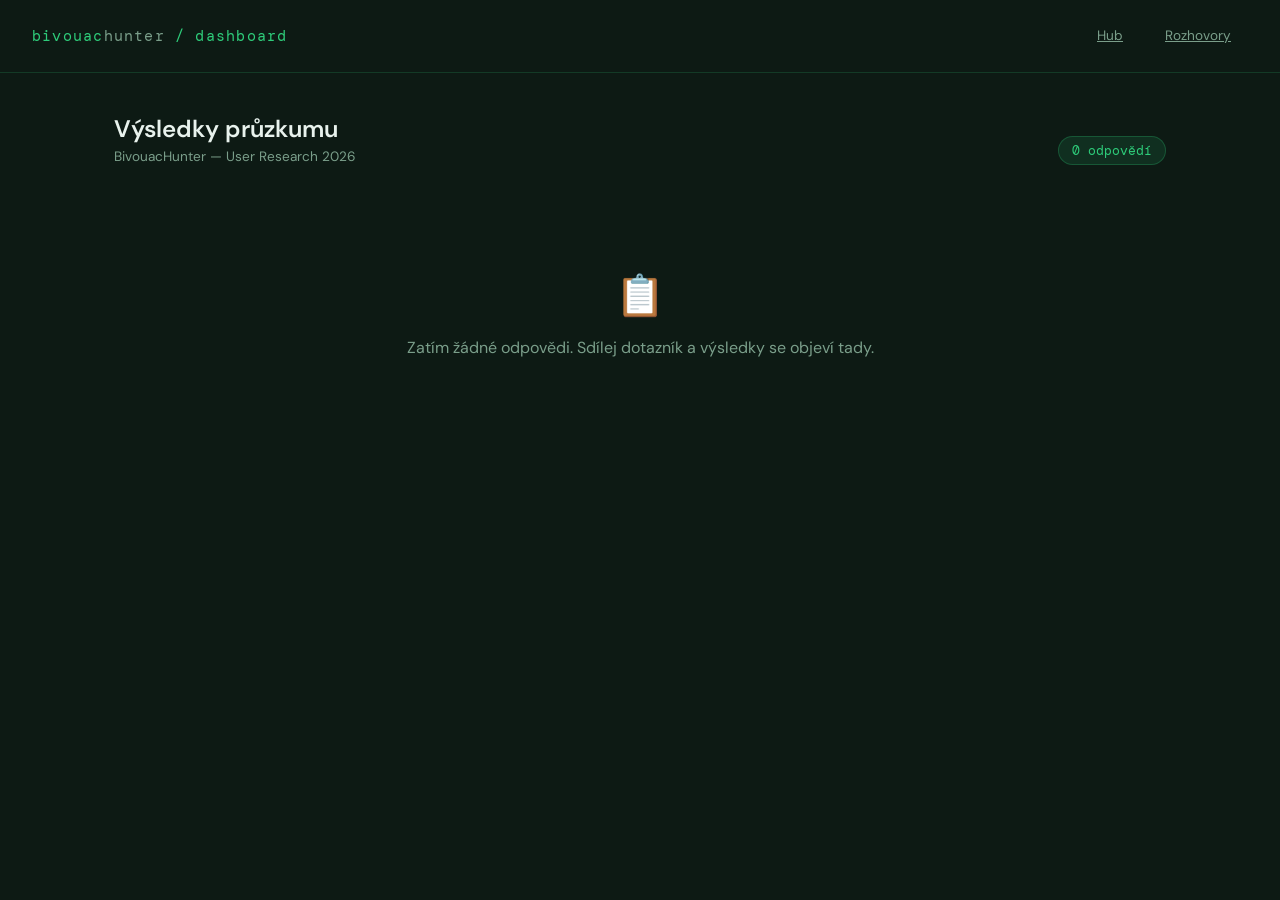
<file: dashboard.html>
<!DOCTYPE html>
<html lang="cs">
<head>
<meta charset="UTF-8">
<meta name="viewport" content="width=device-width, initial-scale=1.0">
<title>BivouacHunter — Dashboard</title>
<link href="https://fonts.googleapis.com/css2?family=DM+Sans:wght@300;400;500;600&family=DM+Mono:wght@400;500&display=swap" rel="stylesheet">
<link rel="stylesheet" href="bivouachunter_survey.css">
</head>
<body>

<nav>
  <div class="logo">bivouac<span>hunter</span> / dashboard</div>
  <div class="nav-tabs">
    <a href="index-hub.html" class="tab-btn">Hub</a>
    <a href="rozhovory.html" class="tab-btn">Rozhovory</a>
  </div>
</nav>

<div class="dash-wrap">

  <div class="dash-header">
    <div>
      <h2>Výsledky průzkumu</h2>
      <p>BivouacHunter — User Research 2026</p>
    </div>
    <span class="resp-count" id="resp-count">0 odpovědí</span>
  </div>

  <div id="dash-empty" class="empty-dash">
    <div class="icon">📋</div>
    <p>Zatím žádné odpovědi. Sdílej dotazník a výsledky se objeví tady.</p>
  </div>

  <div id="dash-content" style="display:none">
    <div class="stats-grid" id="stats-grid"></div>
    <div class="charts-grid" id="charts-grid"></div>
  </div>

</div>

<script src="dashboard.js"></script>
</body>
</html>
</file>
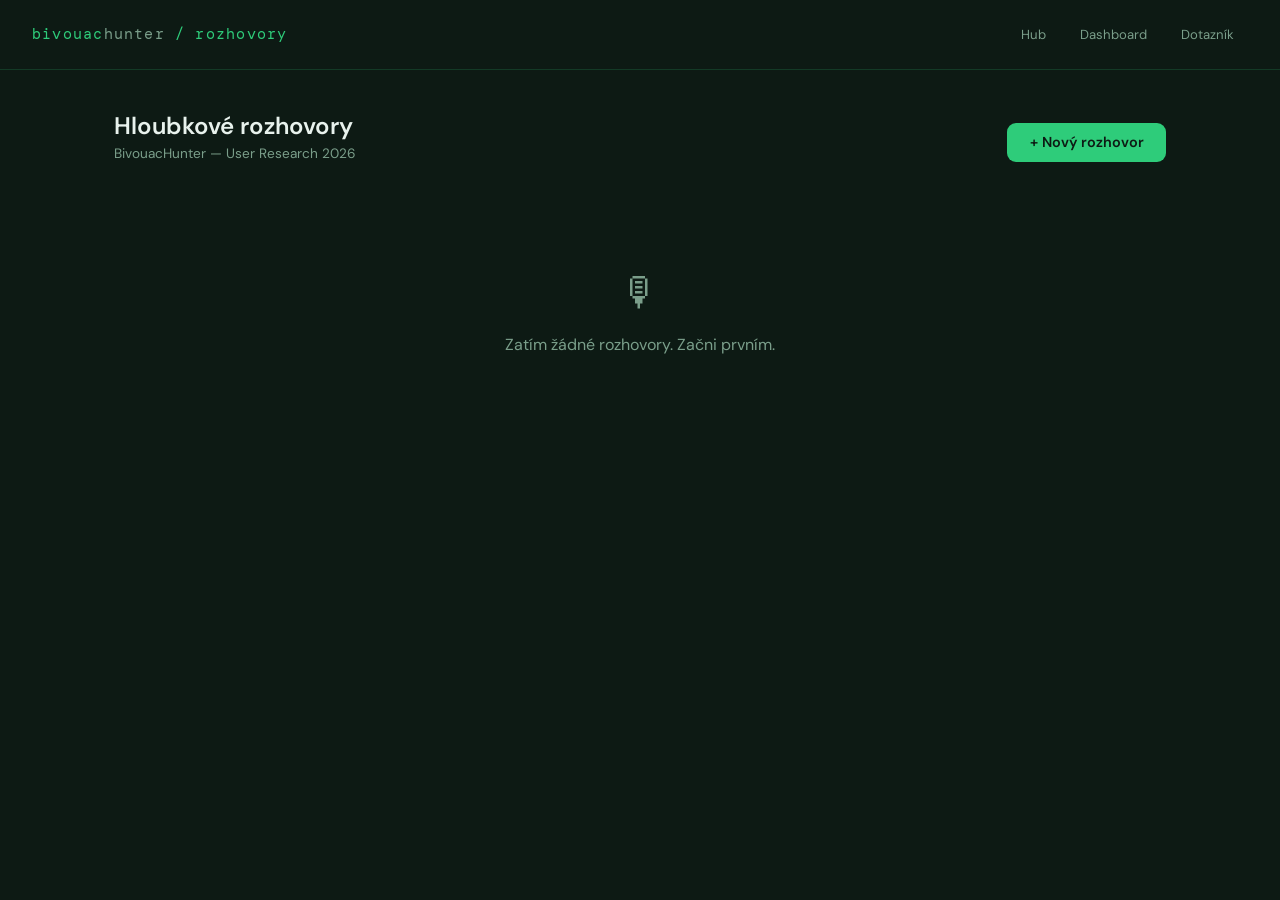
<file: rozhovory.html>
<!DOCTYPE html>
<html lang="cs">
<head>
<meta charset="UTF-8">
<meta name="viewport" content="width=device-width, initial-scale=1.0">
<title>BivouacHunter — Rozhovory</title>
<link href="https://fonts.googleapis.com/css2?family=DM+Sans:wght@300;400;500;600&family=DM+Mono:wght@400;500&display=swap" rel="stylesheet">
<link rel="stylesheet" href="bivouachunter_survey.css">
<style>
/* ── NAV LINKS ── */
.nav-links { display: flex; gap: .4rem; }
.nav-link {
  font-size: .82rem;
  color: var(--text-dim);
  text-decoration: none;
  padding: .35rem .8rem;
  border-radius: 6px;
  border: 1px solid transparent;
  transition: all .2s;
}
.nav-link:hover { color: var(--text); background: var(--card); border-color: var(--border); }

/* ── LIST VIEW ── */
.list-wrap {
  max-width: 1100px;
  margin: 0 auto;
  padding: 2.5rem 1.5rem 5rem;
}
.list-header {
  display: flex;
  align-items: flex-end;
  justify-content: space-between;
  margin-bottom: 2.5rem;
  flex-wrap: wrap;
  gap: 1rem;
}
.list-header h2 { font-size: 1.5rem; font-weight: 600; }
.list-header p { color: var(--text-dim); font-size: .85rem; margin-top: .25rem; }

.btn-new {
  background: var(--emerald);
  color: var(--bg);
  font-family: var(--font);
  font-size: .9rem;
  font-weight: 600;
  border: none;
  padding: .65rem 1.4rem;
  border-radius: 9px;
  cursor: pointer;
  transition: all .2s;
  white-space: nowrap;
}
.btn-new:hover { background: var(--emerald2); transform: translateY(-1px); }

.interview-grid {
  display: grid;
  grid-template-columns: repeat(auto-fill, minmax(280px, 1fr));
  gap: 1.2rem;
}

.interview-card {
  background: var(--card);
  border: 1px solid var(--border);
  border-radius: 14px;
  padding: 1.4rem;
  cursor: pointer;
  transition: all .2s;
}
.interview-card:hover {
  border-color: var(--emerald2);
  transform: translateY(-2px);
  box-shadow: 0 8px 24px rgba(0,0,0,.3);
}

.card-top {
  display: flex;
  align-items: flex-start;
  justify-content: space-between;
  gap: .6rem;
  margin-bottom: .85rem;
}
.respondent-name {
  font-size: 1rem;
  font-weight: 600;
  color: var(--text);
  line-height: 1.3;
}
.status-badge {
  font-family: var(--mono);
  font-size: .68rem;
  letter-spacing: .05em;
  padding: .2rem .6rem;
  border-radius: 20px;
  flex-shrink: 0;
  white-space: nowrap;
}
.status-novy    { background: var(--gray-dim);  color: var(--gray);       border: 1px solid rgba(138,168,153,.3); }
.status-rozprac { background: var(--terra-dim); color: var(--terracotta); border: 1px solid rgba(212,96,58,.3);   }
.status-komplet { background: var(--emerald-dim); color: var(--emerald);  border: 1px solid rgba(46,204,122,.3);  }

.card-meta {
  display: flex;
  gap: .8rem;
  font-size: .8rem;
  color: var(--text-dim);
  margin-bottom: .9rem;
  flex-wrap: wrap;
}
.card-meta span::before { opacity: .5; margin-right: .25rem; }

.card-indicators { display: flex; gap: .5rem; flex-wrap: wrap; }
.indicator {
  font-size: .72rem;
  font-family: var(--mono);
  padding: .18rem .55rem;
  border-radius: 6px;
}
.ind-done { color: var(--emerald);  background: var(--emerald-dim); }
.ind-todo { color: var(--text-dim); background: var(--bg3); }

/* ── DETAIL NAV BAR ── */
.detail-nav {
  display: flex;
  align-items: center;
  gap: 1rem;
  padding: .9rem 2rem;
  border-bottom: 1px solid var(--border);
  background: var(--bg);
  position: sticky;
  top: 0;
  z-index: 99;
  flex-wrap: wrap;
}
.detail-nav h2 {
  flex: 1;
  font-size: 1.05rem;
  font-weight: 600;
  white-space: nowrap;
  overflow: hidden;
  text-overflow: ellipsis;
  min-width: 0;
}
.detail-nav-right { display: flex; align-items: center; gap: .9rem; flex-shrink: 0; }

.btn-back {
  background: none;
  border: 1px solid var(--border);
  color: var(--text-dim);
  font-family: var(--font);
  font-size: .85rem;
  padding: .4rem .9rem;
  border-radius: 7px;
  cursor: pointer;
  transition: all .2s;
  white-space: nowrap;
  flex-shrink: 0;
}
.btn-back:hover { border-color: var(--emerald2); color: var(--text); }

.btn-save {
  background: var(--terracotta);
  color: #fff;
  font-family: var(--font);
  font-size: .88rem;
  font-weight: 600;
  border: none;
  padding: .45rem 1.2rem;
  border-radius: 7px;
  cursor: pointer;
  transition: all .2s;
  white-space: nowrap;
}
.btn-save:hover { background: #c0522d; }
.btn-save.saved { background: var(--emerald2); }

.autosave-indicator {
  font-size: .75rem;
  color: var(--emerald);
  font-family: var(--mono);
  opacity: 0;
  transition: opacity .4s;
  white-space: nowrap;
}
.autosave-indicator.visible { opacity: 1; }

/* ── DETAIL CONTENT ── */
.detail-wrap {
  max-width: 820px;
  margin: 0 auto;
  padding: 2rem 1.5rem 5rem;
}

.section-heading {
  display: flex;
  align-items: center;
  gap: .9rem;
  margin: 2.4rem 0 .85rem;
}
.section-heading:first-child { margin-top: 0; }
.section-label {
  font-family: var(--mono);
  font-size: .72rem;
  color: var(--emerald);
  letter-spacing: .12em;
}
.section-time {
  font-size: .75rem;
  color: var(--text-dim);
  font-family: var(--mono);
}

/* Meta grid */
.meta-grid {
  display: grid;
  grid-template-columns: 1fr 1fr;
  gap: 1rem;
  margin-top: .6rem;
}
@media (max-width: 600px) { .meta-grid { grid-template-columns: 1fr; } }

select.text-input {
  appearance: none;
  -webkit-appearance: none;
  background-image: url("data:image/svg+xml,%3Csvg xmlns='http://www.w3.org/2000/svg' width='12' height='8' viewBox='0 0 12 8'%3E%3Cpath d='M1 1l5 5 5-5' stroke='%237a9e8a' stroke-width='1.5' fill='none' stroke-linecap='round'/%3E%3C/svg%3E");
  background-repeat: no-repeat;
  background-position: right .9rem center;
  padding-right: 2.2rem;
  cursor: pointer;
}
select.text-input option { background: #1a2e22; color: var(--text); }

/* Field group */
.field-group { display: flex; flex-direction: column; gap: .4rem; }
.field-label {
  font-size: .72rem;
  font-family: var(--mono);
  color: var(--text-dim);
  letter-spacing: .07em;
  text-transform: uppercase;
}
.field-label-notes { color: var(--terracotta); opacity: .85; }

/* Two-column answer + notes */
.two-col-fields {
  display: grid;
  grid-template-columns: 1fr 1fr;
  gap: 1rem;
  margin-top: .9rem;
}
@media (max-width: 600px) { .two-col-fields { grid-template-columns: 1fr; } }

/* Empathy map 2×2 */
.empathy-grid {
  display: grid;
  grid-template-columns: 1fr 1fr;
  gap: 1rem;
}
.empathy-cell { display: flex; flex-direction: column; gap: .5rem; }
.empathy-label {
  font-size: .85rem;
  font-weight: 500;
  color: var(--text);
}
@media (max-width: 600px) { .empathy-grid { grid-template-columns: 1fr; } }

/* Problem statement */
.problem-statement {
  display: grid;
  grid-template-columns: 1fr 1fr;
  gap: 1rem;
}
.ps-field { display: flex; flex-direction: column; gap: .5rem; }
.ps-label {
  font-size: .78rem;
  font-weight: 600;
  font-family: var(--mono);
  padding: .22rem .65rem;
  border-radius: 5px;
  display: inline-block;
  width: fit-content;
  letter-spacing: .04em;
}
.ps-emerald { background: var(--emerald-dim); color: var(--emerald); }
.ps-terra   { background: var(--terra-dim);   color: var(--terracotta); }
@media (max-width: 600px) { .problem-statement { grid-template-columns: 1fr; } }

/* Bottom save row */
.save-row { text-align: center; margin-top: 2.8rem; }
.btn-save-large {
  font-size: .95rem;
  padding: .85rem 2.4rem;
  border-radius: 10px;
  box-shadow: 0 4px 20px rgba(212,96,58,.25);
}
.btn-save-large:hover {
  background: #c0522d;
  transform: translateY(-1px);
  box-shadow: 0 6px 28px rgba(212,96,58,.4);
}
.btn-save-large.saved { background: var(--emerald2); box-shadow: 0 4px 20px rgba(46,204,122,.2); }

.transcript-upload-label {
  display: inline-flex; align-items: center; gap: .5rem;
  font-size: .8rem; font-family: var(--mono); color: var(--emerald);
  background: var(--emerald-dim); border: 1px solid rgba(46,204,122,.3);
  padding: .45rem 1rem; border-radius: 7px; cursor: pointer;
  transition: all .2s; margin-bottom: .8rem;
}
.transcript-upload-label:hover { background: rgba(46,204,122,.15); }
.transcript-upload-label input { display: none; }
.transcript-filename {
  font-size: .75rem; font-family: var(--mono); color: var(--text-dim);
}
.transcript-download-btn {
  font-size: .8rem; font-family: var(--mono); color: var(--emerald);
  background: var(--emerald-dim); border: 1px solid rgba(46,204,122,.3);
  padding: .45rem 1rem; border-radius: 7px; cursor: pointer;
  transition: all .2s;
}
.transcript-download-btn:hover { background: rgba(46,204,122,.15); }
</style>
</head>
<body>

<nav>
  <div class="logo">bivouac<span>hunter</span> / rozhovory</div>
  <div class="nav-links">
    <a href="index-hub.html" class="nav-link">Hub</a>
    <a href="dashboard.html" class="nav-link">Dashboard</a>
    <a href="index.html" class="nav-link">Dotazník</a>
  </div>
</nav>

<!-- ═══════════════════════ VIEW: ROZCESTNÍK ═══════════════════════ -->
<div id="view-list">
  <div class="list-wrap">
    <div class="list-header">
      <div>
        <h2>Hloubkové rozhovory</h2>
        <p>BivouacHunter — User Research 2026</p>
      </div>
      <button class="btn-new" onclick="createNewInterview()">+ Nový rozhovor</button>
    </div>

    <div id="empty-state" class="empty-dash" style="display:none">
      <div class="icon">🎙</div>
      <p>Zatím žádné rozhovory. Začni prvním.</p>
    </div>

    <div class="interview-grid" id="interview-grid"></div>
  </div>
</div>

<!-- ═══════════════════════ VIEW: PRACOVNÍ LIST ═══════════════════════ -->
<div id="view-detail" style="display:none">

  <div class="detail-nav">
    <button class="btn-back" onclick="goToList()">← Zpět</button>
    <h2 id="detail-heading">Nový rozhovor</h2>
    <div class="detail-nav-right">
      <span id="autosave-indicator" class="autosave-indicator">✓ Autouloženo</span>
      <button class="btn-save" id="btn-save-top" onclick="manualSave()">Uložit</button>
    </div>
  </div>

  <div class="detail-wrap">

    <!-- ── META ─────────────────────────────── -->
    <div class="q-block">
      <div class="q-num">META</div>
      <div class="meta-grid">
        <div class="field-group">
          <label class="field-label">Jméno respondenta/ky</label>
          <input type="text" id="f-respondent_name" class="text-input" placeholder="Jana K."
            oninput="updateHeading()" onblur="autosave()">
        </div>
        <div class="field-group">
          <label class="field-label">Datum</label>
          <input type="date" id="f-interview_date" class="text-input" onblur="autosave()">
        </div>
        <div class="field-group">
          <label class="field-label">Forma</label>
          <select id="f-form" class="text-input" onchange="autosave()">
            <option value="">— Vyber —</option>
            <option value="osobně">Osobně</option>
            <option value="online">Online</option>
          </select>
        </div>
        <div class="field-group">
          <label class="field-label">Délka (min)</label>
          <input type="number" id="f-duration" class="text-input" placeholder="60" min="1" onblur="autosave()">
        </div>
      </div>
    </div>

    <!-- ── TRANSKRIPT ── -->
    <div class="section-heading">
      <span class="section-label">TRANSKRIPT</span>
    </div>
    <div class="q-block">
      <div class="field-group">
        <div style="display:flex; align-items:center; gap:.8rem; flex-wrap:wrap;">
          <label id="transcript-upload" class="transcript-upload-label">
            📎 Nahrát .txt soubor
            <input type="file" id="transcript-file" accept=".txt" onchange="loadTranscript(event)">
          </label>
          <button id="transcript-download" class="transcript-download-btn" style="display:none" onclick="downloadTranscript()">⬇ Stáhnout</button>
        </div>
        <textarea id="f-transcript" style="display:none" onblur="autosave()"></textarea>
      </div>
    </div>

    <!-- ── SMALL TALK ─────────────────────────── -->
    <div class="section-heading">
      <span class="section-label">SMALL TALK</span>
      <span class="section-time">3–5 min</span>
    </div>
    <div class="q-block">
      <div class="q-text">Úvod a souhlas s nahráváním</div>
      <textarea id="f-small_talk" placeholder="Poznámky k úvodu, nálada, souhlas s nahráváním..." onblur="autosave()"></textarea>
    </div>

    <!-- ── WARM-UP ─────────────────────────── -->
    <div class="section-heading">
      <span class="section-label">WARM-UP</span>
      <span class="section-time">5–10 min</span>
    </div>

    <div class="q-block">
      <div class="q-num">W1</div>
      <div class="q-text">Řekni mi o svém posledním sólo výletě do lesa. Kam jsi šla a jak sis to naplánovala? Jaké nástroje jsi k tomu použila?</div>
      <div class="two-col-fields">
        <div class="field-group">
          <label class="field-label">Odpověď</label>
          <textarea id="f-warmup_q1_answer" placeholder="Co respondent/ka řekl/a..." onblur="autosave()"></textarea>
        </div>
        <div class="field-group">
          <label class="field-label field-label-notes">Postřehy / emoce</label>
          <textarea id="f-warmup_q1_notes" placeholder="Neverbální projevy, váhání, zápal..." onblur="autosave()"></textarea>
        </div>
      </div>
    </div>

    <div class="q-block">
      <div class="q-num">W2</div>
      <div class="q-text">Když vyražíš, co je tvůj hlavní cíl? Je to ujít 20 km, nebo spíš najít hezké místo kde si přečteš knížku o samotě?</div>
      <div class="two-col-fields">
        <div class="field-group">
          <label class="field-label">Odpověď</label>
          <textarea id="f-warmup_q2_answer" placeholder="Co respondent/ka řekl/a..." onblur="autosave()"></textarea>
        </div>
        <div class="field-group">
          <label class="field-label field-label-notes">Postřehy / emoce</label>
          <textarea id="f-warmup_q2_notes" placeholder="Neverbální projevy, váhání, zápal..." onblur="autosave()"></textarea>
        </div>
      </div>
    </div>

    <div class="q-block">
      <div class="q-num">W3</div>
      <div class="q-text">Podle čeho jsi poznala, že místo které sis vyhlédla na mapě bude dobré pro spaní?</div>
      <div class="two-col-fields">
        <div class="field-group">
          <label class="field-label">Odpověď</label>
          <textarea id="f-warmup_q3_answer" placeholder="Co respondent/ka řekl/a..." onblur="autosave()"></textarea>
        </div>
        <div class="field-group">
          <label class="field-label field-label-notes">Postřehy / emoce</label>
          <textarea id="f-warmup_q3_notes" placeholder="Neverbální projevy, váhání, zápal..." onblur="autosave()"></textarea>
        </div>
      </div>
    </div>

    <!-- ── JÁDRO VÝZKUMU ─────────────────────────── -->
    <div class="section-heading">
      <span class="section-label">JÁDRO VÝZKUMU</span>
      <span class="section-time">15–20 min</span>
    </div>

    <div class="q-block">
      <div class="q-num">J1</div>
      <div class="q-text">Stalo se ti, že jsi na místě zjistila, že je terén nepoužitelný (příliš šikmý, podmáčený, ostružiní)? Jak jsi to řešila ve tmě/únavě?</div>
      <div class="two-col-fields">
        <div class="field-group">
          <label class="field-label">Odpověď</label>
          <textarea id="f-core_q1_answer" placeholder="Co respondent/ka řekl/a..." onblur="autosave()"></textarea>
        </div>
        <div class="field-group">
          <label class="field-label field-label-notes">Postřehy / emoce</label>
          <textarea id="f-core_q1_notes" placeholder="Neverbální projevy, váhání, zápal..." onblur="autosave()"></textarea>
        </div>
      </div>
    </div>

    <div class="q-block">
      <div class="q-num">J2</div>
      <div class="q-text">Měla jsi někdy pocit, že tě někdo sleduje nebo že v okolí tvého bivaku někdo je? Co jsi dělala s telefonem v tu chvíli?</div>
      <div class="two-col-fields">
        <div class="field-group">
          <label class="field-label">Odpověď</label>
          <textarea id="f-core_q2_answer" placeholder="Co respondent/ka řekl/a..." onblur="autosave()"></textarea>
        </div>
        <div class="field-group">
          <label class="field-label field-label-notes">Postřehy / emoce</label>
          <textarea id="f-core_q2_notes" placeholder="Neverbální projevy, váhání, zápal..." onblur="autosave()"></textarea>
        </div>
      </div>
    </div>

    <div class="q-block">
      <div class="q-num">J3</div>
      <div class="q-text">Když jsi v lese a potřebuješ se rychle zorientovat, co tě na tvé současné mapové aplikaci nejvíc štve? Co tam vyloženě nepotřebuješ vidět?</div>
      <div class="two-col-fields">
        <div class="field-group">
          <label class="field-label">Odpověď</label>
          <textarea id="f-core_q3_answer" placeholder="Co respondent/ka řekl/a..." onblur="autosave()"></textarea>
        </div>
        <div class="field-group">
          <label class="field-label field-label-notes">Postřehy / emoce</label>
          <textarea id="f-core_q3_notes" placeholder="Neverbální projevy, váhání, zápal..." onblur="autosave()"></textarea>
        </div>
      </div>
    </div>

    <div class="q-block">
      <div class="q-num">J4</div>
      <div class="q-text">Sdílíš svou trasu live s někým blízkým? Pokud ne, co tě od toho odrazuje?</div>
      <div class="two-col-fields">
        <div class="field-group">
          <label class="field-label">Odpověď</label>
          <textarea id="f-core_q4_answer" placeholder="Co respondent/ka řekl/a..." onblur="autosave()"></textarea>
        </div>
        <div class="field-group">
          <label class="field-label field-label-notes">Postřehy / emoce</label>
          <textarea id="f-core_q4_notes" placeholder="Neverbální projevy, váhání, zápal..." onblur="autosave()"></textarea>
        </div>
      </div>
    </div>

    <!-- ── KREATIVNÍ OTÁZKY ─────────────────────────── -->
    <div class="section-heading">
      <span class="section-label">KREATIVNÍ OTÁZKY</span>
      <span class="section-time">5–10 min</span>
    </div>

    <div class="q-block">
      <div class="q-num">K1</div>
      <div class="q-text">Zkus si představit aplikaci která pokryje úplně všechny tvoje potřeby — od plánování doma až po probuzení v lese. Jak by vypadala?</div>
      <div class="two-col-fields">
        <div class="field-group">
          <label class="field-label">Odpověď</label>
          <textarea id="f-creative_q1_answer" placeholder="Co respondent/ka řekl/a..." onblur="autosave()"></textarea>
        </div>
        <div class="field-group">
          <label class="field-label field-label-notes">Postřehy / emoce</label>
          <textarea id="f-creative_q1_notes" placeholder="Neverbální projevy, váhání, zápal..." onblur="autosave()"></textarea>
        </div>
      </div>
    </div>

    <div class="q-block">
      <div class="q-num">K2</div>
      <div class="q-text">Je ještě něco co tě během rozhovoru napadlo ale nezaznělo tady?</div>
      <div class="two-col-fields">
        <div class="field-group">
          <label class="field-label">Odpověď</label>
          <textarea id="f-creative_q2_answer" placeholder="Co respondent/ka řekl/a..." onblur="autosave()"></textarea>
        </div>
        <div class="field-group">
          <label class="field-label field-label-notes">Postřehy / emoce</label>
          <textarea id="f-creative_q2_notes" placeholder="Neverbální projevy, váhání, zápal..." onblur="autosave()"></textarea>
        </div>
      </div>
    </div>

    <!-- ── EMPATHY MAPA ─────────────────────────── -->
    <div class="section-heading">
      <span class="section-label">EMPATHY MAPA</span>
    </div>
    <div class="q-block">
      <div class="empathy-grid">
        <div class="empathy-cell">
          <div class="empathy-label">🗣 Co říká</div>
          <textarea id="f-empathy_says" placeholder="Přímé citace, výroky..." onblur="autosave()"></textarea>
        </div>
        <div class="empathy-cell">
          <div class="empathy-label">💭 Co si myslí</div>
          <textarea id="f-empathy_thinks" placeholder="Přesvědčení, předpoklady..." onblur="autosave()"></textarea>
        </div>
        <div class="empathy-cell">
          <div class="empathy-label">❤️ Co cítí</div>
          <textarea id="f-empathy_feels" placeholder="Emoce, frustrace, radosti..." onblur="autosave()"></textarea>
        </div>
        <div class="empathy-cell">
          <div class="empathy-label">⚡ Co dělá</div>
          <textarea id="f-empathy_does" placeholder="Akce, chování, návyky..." onblur="autosave()"></textarea>
        </div>
      </div>
    </div>

    <!-- ── PROBLEM STATEMENT ─────────────────────────── -->
    <div class="section-heading">
      <span class="section-label">PROBLEM STATEMENT</span>
    </div>
    <div class="q-block">
      <div class="problem-statement">
        <div class="ps-field">
          <span class="ps-label ps-emerald">Já jako uživatel/ka</span>
          <textarea id="f-problem_user" placeholder="Kdo je tento člověk..." onblur="autosave()"></textarea>
        </div>
        <div class="ps-field">
          <span class="ps-label ps-emerald">se snažím dosáhnout</span>
          <textarea id="f-problem_goal" placeholder="Co chce zvládnout..." onblur="autosave()"></textarea>
        </div>
        <div class="ps-field">
          <span class="ps-label ps-terra">nicméně</span>
          <textarea id="f-problem_but" placeholder="Co mu/jí brání..." onblur="autosave()"></textarea>
        </div>
        <div class="ps-field">
          <span class="ps-label ps-terra">a kvůli tomu se cítím</span>
          <textarea id="f-problem_feels" placeholder="Jak se cítí kvůli překážce..." onblur="autosave()"></textarea>
        </div>
      </div>
    </div>

    <!-- ── HYPOTÉZA ─────────────────────────── -->
    <div class="section-heading">
      <span class="section-label">HYPOTÉZA</span>
    </div>
    <div class="q-block">
      <textarea id="f-hypothesis" style="min-height:80px"
        placeholder="Na základě rozhovoru věřím, že..." onblur="autosave()"></textarea>
    </div>

    <!-- ── HMW OTÁZKY ─────────────────────────── -->
    <div class="section-heading">
      <span class="section-label">HMW OTÁZKY</span>
    </div>
    <div class="q-block">
      <textarea id="f-hmw" style="min-height:130px"
        placeholder="How Might We..." onblur="autosave()"></textarea>
    </div>

    <div class="save-row">
      <button class="btn-save btn-save-large" id="btn-save-bottom" onclick="manualSave()">Uložit rozhovor</button>
    </div>

  </div>
</div>

<script>
const SUPABASE_URL = 'https://cjkllrncwahcjnpwsbtb.supabase.co';
const SUPABASE_KEY = 'sb_publishable_tbLChJpoydiXQxWczuIk-Q_L8_3cnk-';
const LS_KEY = 'bh_interviews';

const ALL_FIELDS = [
  'respondent_name','interview_date','form','duration','transcript',
  'small_talk',
  'warmup_q1_answer','warmup_q1_notes',
  'warmup_q2_answer','warmup_q2_notes',
  'warmup_q3_answer','warmup_q3_notes',
  'core_q1_answer','core_q1_notes',
  'core_q2_answer','core_q2_notes',
  'core_q3_answer','core_q3_notes',
  'core_q4_answer','core_q4_notes',
  'creative_q1_answer','creative_q1_notes',
  'creative_q2_answer','creative_q2_notes',
  'empathy_says','empathy_thinks','empathy_feels','empathy_does',
  'problem_user','problem_goal','problem_but','problem_feels',
  'hypothesis','hmw'
];

let interviews = [];
let currentId  = null;
let saveTimer  = null;

// ── LocalStorage ────────────────────────────────────────────────────

function lsGet() {
  try { return JSON.parse(localStorage.getItem(LS_KEY) || '[]'); } catch { return []; }
}
function lsSet(list) {
  localStorage.setItem(LS_KEY, JSON.stringify(list));
}

// ── Supabase ────────────────────────────────────────────────────────

async function sbFetch() {
  try {
    const r = await fetch(`${SUPABASE_URL}/rest/v1/interviews?order=created_at.desc`, {
      headers: { 'apikey': SUPABASE_KEY, 'Authorization': `Bearer ${SUPABASE_KEY}` }
    });
    if (!r.ok) return null;
    return await r.json();
  } catch { return null; }
}

async function sbUpsert(iv) {
  try {
    const r = await fetch(`${SUPABASE_URL}/rest/v1/interviews`, {
      method: 'POST',
      headers: {
        'Content-Type': 'application/json',
        'apikey': SUPABASE_KEY,
        'Authorization': `Bearer ${SUPABASE_KEY}`,
        'Prefer': 'resolution=merge-duplicates,return=minimal',
      },
      body: JSON.stringify(iv)
    });
    return r.ok;
  } catch { return false; }
}

// ── Status ──────────────────────────────────────────────────────────

function computeStatus(d) {
  const empathy = ['empathy_says','empathy_thinks','empathy_feels','empathy_does'].every(k => d[k] && d[k].trim());
  const problem = ['problem_user','problem_goal','problem_but','problem_feels'].every(k => d[k] && d[k].trim());
  if (empathy && problem) return 'Kompletní';

  const content = [
    'small_talk',
    'warmup_q1_answer','warmup_q2_answer','warmup_q3_answer',
    'core_q1_answer','core_q2_answer','core_q3_answer','core_q4_answer',
    'creative_q1_answer','creative_q2_answer',
    'empathy_says','empathy_thinks','empathy_feels','empathy_does',
    'problem_user','problem_goal','problem_but','problem_feels',
    'hypothesis','hmw'
  ].some(k => d[k] && d[k].trim());

  return content ? 'Rozpracovaný' : 'Nový';
}

// ── Init ────────────────────────────────────────────────────────────

async function init() {
  const remote = await sbFetch();
  if (remote && Array.isArray(remote) && remote.length > 0) {
    interviews = remote;
    lsSet(interviews);
  } else {
    interviews = lsGet();
  }
  renderList();
}

// ── Render list ─────────────────────────────────────────────────────

function esc(s) {
  return String(s ?? '').replace(/&/g,'&amp;').replace(/</g,'&lt;').replace(/>/g,'&gt;').replace(/"/g,'&quot;');
}

function fmtDate(d) {
  if (!d) return '—';
  const [y, m, day] = d.split('-');
  return `${+day}. ${+m}. ${y}`;
}

function statusCls(s) {
  if (s === 'Nový')        return 'novy';
  if (s === 'Rozpracovaný') return 'rozprac';
  if (s === 'Kompletní')   return 'komplet';
  return 'novy';
}

function renderList() {
  const grid  = document.getElementById('interview-grid');
  const empty = document.getElementById('empty-state');

  if (interviews.length === 0) {
    empty.style.display = '';
    grid.innerHTML = '';
    return;
  }
  empty.style.display = 'none';

  grid.innerHTML = interviews.map(iv => {
    const name     = iv.respondent_name || 'Bez jména';
    const status   = iv.status || 'Nový';
    const empDone  = ['empathy_says','empathy_thinks','empathy_feels','empathy_does'].every(k => iv[k] && iv[k].trim());
    const probDone = ['problem_user','problem_goal','problem_but','problem_feels'].every(k => iv[k] && iv[k].trim());
    const hasTrans = !!(iv.transcript && iv.transcript.trim());

    return `
      <div class="interview-card" onclick="openInterview('${esc(iv.id)}')">
        <div class="card-top">
          <span class="respondent-name">${esc(name)}</span>
          <span class="status-badge status-${statusCls(status)}">${esc(status)}</span>
        </div>
        <div class="card-meta">
          <span>${fmtDate(iv.interview_date)}</span>
          <span>${esc(iv.form || '—')}</span>
          <span>${iv.duration ? iv.duration + ' min' : '—'}</span>
        </div>
        <div class="card-indicators">
          <span class="indicator ${empDone  ? 'ind-done' : 'ind-todo'}">Empathy mapa ${empDone  ? '✓' : '○'}</span>
          <span class="indicator ${probDone ? 'ind-done' : 'ind-todo'}">Problem Statement ${probDone ? '✓' : '○'}</span>
          <span class="indicator ${hasTrans ? 'ind-done' : 'ind-todo'}">Transkript ${hasTrans ? '✓' : '○'}</span>
        </div>
      </div>`;
  }).join('');
}

// ── Navigation ──────────────────────────────────────────────────────

function createNewInterview() {
  const iv = { id: crypto.randomUUID(), created_at: new Date().toISOString(), updated_at: new Date().toISOString(), status: 'Nový' };
  ALL_FIELDS.forEach(f => { iv[f] = null; });
  interviews.unshift(iv);
  lsSet(interviews);
  openInterview(iv.id);
}

function openInterview(id) {
  currentId = id;
  const iv = interviews.find(i => i.id === id);
  if (!iv) return;

  ALL_FIELDS.forEach(f => {
    const el = document.getElementById(`f-${f}`);
    if (el) el.value = iv[f] ?? '';
  });

  document.getElementById('transcript-file').value = '';
  const hasTranscript = !!(iv.transcript && iv.transcript.trim());
  document.getElementById('transcript-upload').style.display = hasTranscript ? 'none' : '';
  document.getElementById('transcript-download').style.display = hasTranscript ? '' : 'none';
  updateHeading();
  document.getElementById('view-list').style.display   = 'none';
  document.getElementById('view-detail').style.display = '';
  window.scrollTo(0, 0);
}

function goToList() {
  saveCurrentInterview(false);
  currentId = null;
  document.getElementById('view-detail').style.display = 'none';
  document.getElementById('view-list').style.display   = '';
  renderList();
}

function updateHeading() {
  const name = (document.getElementById('f-respondent_name').value || '').trim();
  document.getElementById('detail-heading').textContent = name || 'Nový rozhovor';
}

// ── Collect form data ────────────────────────────────────────────────

function collectFormData() {
  const d = {};
  ALL_FIELDS.forEach(f => {
    const el = document.getElementById(`f-${f}`);
    if (!el) return;
    const v = el.value.trim();
    d[f] = v || null;
  });
  if (d.duration) d.duration = parseInt(d.duration) || null;
  return d;
}

// ── Save ────────────────────────────────────────────────────────────

async function saveCurrentInterview(showFeedback) {
  if (!currentId) return;
  const idx = interviews.findIndex(i => i.id === currentId);
  if (idx === -1) return;

  const updated = { ...interviews[idx], ...collectFormData(), updated_at: new Date().toISOString() };
  updated.status = computeStatus(updated);
  interviews[idx] = updated;
  lsSet(interviews);

  const ok = await sbUpsert(updated);

  if (showFeedback) {
    const label = ok ? 'Uloženo ✓' : 'Uloženo lokálně ✓';
    setSaveBtnState(label, true);
    setTimeout(() => setSaveBtnState('Uložit', false), 2500);
  }
}

function setSaveBtnState(text, saved) {
  ['btn-save-top', 'btn-save-bottom'].forEach(id => {
    const btn = document.getElementById(id);
    if (!btn) return;
    btn.textContent = text;
    btn.classList.toggle('saved', saved);
  });
}

function autosave() {
  clearTimeout(saveTimer);
  saveTimer = setTimeout(async () => {
    await saveCurrentInterview(false);
    const el = document.getElementById('autosave-indicator');
    el.classList.add('visible');
    setTimeout(() => el.classList.remove('visible'), 2000);
  }, 500);
}

function manualSave() {
  clearTimeout(saveTimer);
  saveCurrentInterview(true);
}

function loadTranscript(event) {
  const file = event.target.files[0];
  if (!file) return;
  const reader = new FileReader();
  reader.onload = e => {
    document.getElementById('f-transcript').value = e.target.result;
    document.getElementById('transcript-upload').style.display = 'none';
    document.getElementById('transcript-download').style.display = '';
    autosave();
  };
  reader.readAsText(file, 'UTF-8');
}

function downloadTranscript() {
  const text = document.getElementById('f-transcript').value;
  if (!text) return;
  const iv = interviews.find(i => i.id === currentId);
  const name = (iv && iv.respondent_name) ? iv.respondent_name.replace(/\s+/g, '_') : 'transkript';
  const blob = new Blob([text], { type: 'text/plain;charset=utf-8' });
  const url = URL.createObjectURL(blob);
  const a = document.createElement('a');
  a.href = url;
  a.download = `${name}_transkript.txt`;
  a.click();
  URL.revokeObjectURL(url);
}

// ── Boot ────────────────────────────────────────────────────────────
init();
</script>
</body>
</html>
</file>
<file: bivouachunter_survey.css>
:root {
  --bg:        #0d1a14;
  --bg2:       #122019;
  --bg3:       #1a2e22;
  --card:      #1e3328;
  --card2:     #243d2f;
  --emerald:   #2ecc7a;
  --emerald2:  #1a9958;
  --emerald-dim: rgba(46,204,122,0.12);
  --terracotta:#d4603a;
  --terra-dim: rgba(212,96,58,0.15);
  --gray:      #8aa899;
  --gray-dim:  rgba(138,168,153,0.15);
  --text:      #e8f2ed;
  --text-dim:  #7a9e8a;
  --border:    rgba(46,204,122,0.18);
  --font:      'DM Sans', sans-serif;
  --mono:      'DM Mono', monospace;
}

* { margin:0; padding:0; box-sizing:border-box; }

body {
  background: var(--bg);
  color: var(--text);
  font-family: var(--font);
  min-height: 100vh;
}

/* ── NAV ── */
nav {
  display: flex;
  align-items: center;
  justify-content: space-between;
  padding: 1.2rem 2rem;
  border-bottom: 1px solid var(--border);
  background: var(--bg);
  position: sticky;
  top: 0;
  z-index: 100;
}
.logo {
  font-family: var(--mono);
  font-size: .95rem;
  color: var(--emerald);
  letter-spacing: .08em;
}
.logo span { color: var(--text-dim); }
.nav-tabs { display: flex; gap: .5rem; }
.tab-btn {
  background: none;
  border: 1px solid transparent;
  color: var(--text-dim);
  font-family: var(--font);
  font-size: .85rem;
  padding: .45rem 1rem;
  border-radius: 6px;
  cursor: pointer;
  transition: all .2s;
}
.tab-btn.active, .tab-btn:hover {
  border-color: var(--border);
  color: var(--text);
  background: var(--card);
}
.tab-btn.active { color: var(--emerald); }

/* ── VIEWS ── */
.view { display: none; }
.view.active { display: block; }

/* ── SURVEY ── */
.survey-wrap {
  max-width: 720px;
  margin: 0 auto;
  padding: 3rem 1.5rem 5rem;
}
.survey-header {
  text-align: center;
  margin-bottom: 3rem;
}
.survey-header h1 {
  font-size: 1.8rem;
  font-weight: 600;
  margin-bottom: .6rem;
}
.survey-header p {
  color: var(--text-dim);
  font-size: .95rem;
  line-height: 1.6;
}
.badge {
  display: inline-block;
  background: var(--emerald-dim);
  color: var(--emerald);
  font-size: .75rem;
  font-family: var(--mono);
  padding: .25rem .7rem;
  border-radius: 20px;
  margin-bottom: 1rem;
  border: 1px solid rgba(46,204,122,0.25);
}

.q-block {
  background: var(--card);
  border: 1px solid var(--border);
  border-radius: 14px;
  padding: 1.8rem;
  margin-bottom: 1.4rem;
  transition: border-color .2s;
}
.q-block:focus-within { border-color: var(--emerald2); }
.q-block.invalid { border-color: var(--terracotta); }
.q-block.invalid::after {
  content: 'Ještě tato otázka';
  display: block;
  margin-top: .8rem;
  font-size: .75rem;
  color: var(--terracotta);
  font-family: var(--mono);
  letter-spacing: .06em;
}
.q-num {
  font-family: var(--mono);
  font-size: .75rem;
  color: var(--emerald);
  margin-bottom: .5rem;
  letter-spacing: .1em;
}
.q-text {
  font-size: 1rem;
  font-weight: 500;
  margin-bottom: 1.2rem;
  line-height: 1.5;
}
.q-sub {
  font-size: .82rem;
  color: var(--text-dim);
  margin-top: -.6rem;
  margin-bottom: 1.2rem;
}

/* app group label */
.opt-group-label {
  font-family: var(--mono);
  font-size: .7rem;
  color: var(--text-dim);
  letter-spacing: .1em;
  text-transform: uppercase;
  margin: 1rem 0 .4rem;
}
.opt-group-label:first-of-type { margin-top: 0; }

/* shared text input */
.text-input {
  width: 100%;
  background: var(--bg3);
  border: 1px solid var(--border);
  border-radius: 9px;
  color: var(--text);
  font-family: var(--font);
  font-size: .9rem;
  padding: .7rem 1rem;
  outline: none;
  transition: border-color .2s;
}
.text-input:focus { border-color: var(--emerald2); }
.text-input::placeholder { color: var(--text-dim); }

/* radio/checkbox options */
.options { display: flex; flex-direction: column; gap: .55rem; }
.opt {
  display: flex;
  align-items: center;
  gap: .75rem;
  padding: .7rem 1rem;
  background: var(--bg3);
  border: 1px solid transparent;
  border-radius: 9px;
  cursor: pointer;
  transition: all .18s;
  user-select: none;
}
.opt:hover { border-color: var(--border); background: var(--card2); }
.opt input { display: none; }
.opt-dot {
  width: 16px; height: 16px;
  border: 2px solid var(--text-dim);
  border-radius: 50%;
  flex-shrink: 0;
  transition: all .18s;
  position: relative;
}
.opt-dot.square { border-radius: 4px; }
.opt input:checked ~ .opt-dot {
  border-color: var(--emerald);
  background: var(--emerald);
}
.opt input:checked ~ .opt-dot::after {
  content: '';
  position: absolute;
  top: 50%; left: 50%;
  transform: translate(-50%,-50%);
  width: 5px; height: 5px;
  background: var(--bg);
  border-radius: 50%;
}
.opt input[type=checkbox]:checked ~ .opt-dot.square::after {
  width: 8px; height: 5px;
  background: none;
  border-left: 2px solid var(--bg);
  border-bottom: 2px solid var(--bg);
  border-radius: 0;
  top: 45%;
  transform: translate(-50%,-50%) rotate(-45deg);
}
.opt input:checked ~ span { color: var(--text); }
.opt span { font-size: .9rem; color: var(--text-dim); transition: color .18s; }
.opt.selected { border-color: var(--emerald2); background: var(--emerald-dim); }

/* scale slider */
.scale-row {
  display: grid;
  gap: .5rem;
}
.scale-item {
  display: grid;
  grid-template-columns: 160px 1fr 36px;
  align-items: center;
  gap: .8rem;
}
.scale-label { font-size: .85rem; color: var(--text-dim); }
input[type=range] {
  -webkit-appearance: none;
  appearance: none;
  height: 4px;
  background: var(--bg3);
  border-radius: 4px;
  outline: none;
}
input[type=range]::-webkit-slider-thumb {
  -webkit-appearance: none;
  width: 16px; height: 16px;
  border-radius: 50%;
  background: var(--emerald);
  cursor: pointer;
  box-shadow: 0 0 0 3px var(--emerald-dim);
}
.scale-val {
  font-family: var(--mono);
  font-size: .8rem;
  color: var(--emerald);
  text-align: right;
}

/* textarea */
textarea {
  width: 100%;
  background: var(--bg3);
  border: 1px solid var(--border);
  border-radius: 9px;
  color: var(--text);
  font-family: var(--font);
  font-size: .9rem;
  padding: .85rem 1rem;
  resize: vertical;
  min-height: 100px;
  outline: none;
  transition: border-color .2s;
}
textarea:focus { border-color: var(--emerald2); }
textarea::placeholder { color: var(--text-dim); }

/* submit */
.submit-row { text-align: center; margin-top: 2rem; }
.btn-submit {
  background: var(--terracotta);
  color: #fff;
  font-family: var(--font);
  font-size: .95rem;
  font-weight: 600;
  border: none;
  padding: .85rem 2.5rem;
  border-radius: 10px;
  cursor: pointer;
  letter-spacing: .02em;
  transition: all .2s;
  box-shadow: 0 4px 20px rgba(212,96,58,.25);
}
.btn-submit:hover {
  background: #c0522d;
  box-shadow: 0 6px 28px rgba(212,96,58,.4);
  transform: translateY(-1px);
}

.success-msg {
  display: none;
  position: fixed;
  inset: 0;
  background: url('images/bv-hunter-thankyou.jpg') center / cover no-repeat;
  z-index: 200;
}
.success-msg::before {
  content: '';
  position: absolute;
  inset: 0;
  background: linear-gradient(140deg, rgba(13,26,20,.78) 35%, transparent 68%);
}
.btn-copy {
  margin-top: 1.4rem;
  background: var(--emerald);
  color: var(--bg);
  font-family: var(--font);
  font-size: .88rem;
  font-weight: 600;
  border: none;
  padding: .7rem 1.6rem;
  border-radius: 8px;
  cursor: pointer;
  letter-spacing: .02em;
  transition: all .2s;
}
.btn-copy:hover { background: var(--emerald2); transform: translateY(-1px); }
.btn-copy.copied { background: var(--emerald2); }

.success-msg-content {
  position: relative;
  z-index: 1;
  padding: 2.5rem;
  max-width: 68%;
}
.success-msg h2 {
  font-size: 1.9rem;
  font-weight: 600;
  line-height: 1.25;
  margin-bottom: .65rem;
  color: var(--text);
}
.success-msg p {
  color: rgba(232,242,237,.82);
  font-size: .95rem;
  line-height: 1.6;
}

/* ── DASHBOARD ── */
.dash-wrap {
  max-width: 1100px;
  margin: 0 auto;
  padding: 2.5rem 1.5rem 5rem;
}
.dash-header {
  display: flex;
  align-items: flex-end;
  justify-content: space-between;
  margin-bottom: 2.5rem;
  flex-wrap: wrap;
  gap: 1rem;
}
.dash-header h2 { font-size: 1.5rem; font-weight: 600; }
.dash-header p { color: var(--text-dim); font-size: .85rem; margin-top: .25rem; }
.resp-count {
  font-family: var(--mono);
  font-size: .8rem;
  color: var(--emerald);
  background: var(--emerald-dim);
  border: 1px solid rgba(46,204,122,.25);
  padding: .3rem .8rem;
  border-radius: 20px;
}

.stats-grid {
  display: grid;
  grid-template-columns: repeat(auto-fit, minmax(200px, 1fr));
  gap: 1rem;
  margin-bottom: 2rem;
}
.stat-card {
  background: var(--card);
  border: 1px solid var(--border);
  border-radius: 12px;
  padding: 1.4rem;
}
.stat-card .label { font-size: .78rem; color: var(--text-dim); margin-bottom: .4rem; font-family: var(--mono); letter-spacing: .06em; }
.stat-card .value { font-size: 2rem; font-weight: 600; color: var(--emerald); }
.stat-card .sub { font-size: .8rem; color: var(--text-dim); margin-top: .2rem; }

.charts-grid {
  display: grid;
  grid-template-columns: repeat(auto-fit, minmax(320px, 1fr));
  gap: 1.4rem;
  margin-bottom: 2rem;
}
.chart-card {
  background: var(--card);
  border: 1px solid var(--border);
  border-radius: 14px;
  padding: 1.6rem;
}
.chart-card h3 {
  font-size: .85rem;
  font-weight: 500;
  color: var(--text-dim);
  margin-bottom: 1.4rem;
  text-transform: uppercase;
  letter-spacing: .08em;
  font-family: var(--mono);
}

/* bar chart */
.bar-list { display: flex; flex-direction: column; gap: .7rem; }
.bar-row { display: grid; grid-template-columns: 1fr auto; align-items: center; gap: .8rem; }
.bar-label { font-size: .85rem; color: var(--text-dim); }
.bar-track {
  height: 8px;
  background: var(--bg3);
  border-radius: 4px;
  overflow: hidden;
  margin-top: .3rem;
}
.bar-fill {
  height: 100%;
  border-radius: 4px;
  background: linear-gradient(90deg, var(--emerald2), var(--emerald));
  transition: width .8s cubic-bezier(.4,0,.2,1);
}
.bar-fill.terra { background: linear-gradient(90deg, #b84e2a, var(--terracotta)); }
.bar-pct {
  font-family: var(--mono);
  font-size: .78rem;
  color: var(--emerald);
  min-width: 32px;
  text-align: right;
}
.bar-pct.terra { color: var(--terracotta); }

/* donut */
.donut-wrap {
  display: flex;
  align-items: center;
  gap: 2rem;
}
.donut-svg { flex-shrink: 0; }
.donut-legend { display: flex; flex-direction: column; gap: .6rem; }
.legend-item { display: flex; align-items: center; gap: .6rem; font-size: .85rem; }
.legend-dot { width: 10px; height: 10px; border-radius: 50%; flex-shrink: 0; }

/* importance heatmap */
.heat-grid {
  display: flex;
  flex-direction: column;
  gap: .55rem;
}
.heat-row {
  display: grid;
  grid-template-columns: 140px 1fr auto;
  align-items: center;
  gap: .8rem;
}
.heat-label { font-size: .83rem; color: var(--text-dim); }
.heat-track {
  height: 10px;
  background: var(--bg3);
  border-radius: 5px;
  overflow: hidden;
}
.heat-fill {
  height: 100%;
  border-radius: 5px;
  transition: width .9s cubic-bezier(.4,0,.2,1);
}
.heat-score {
  font-family: var(--mono);
  font-size: .78rem;
  min-width: 28px;
  text-align: right;
}

/* open answers */
.quotes-list { display: flex; flex-direction: column; gap: .9rem; }
.quote-item {
  background: var(--bg3);
  border-left: 3px solid var(--emerald);
  border-radius: 0 8px 8px 0;
  padding: .85rem 1rem;
  font-size: .88rem;
  line-height: 1.55;
  color: var(--text-dim);
  font-style: italic;
}
.quote-item.terra { border-left-color: var(--terracotta); }

.full-width { grid-column: 1 / -1; }

/* empty state */
.empty-dash {
  text-align: center;
  padding: 4rem 1rem;
  color: var(--text-dim);
}
.empty-dash .icon { font-size: 2.5rem; margin-bottom: 1rem; }

@media (max-width: 600px) {
  .scale-item { grid-template-columns: 110px 1fr 28px; }
  .heat-row { grid-template-columns: 100px 1fr auto; }
  .donut-wrap { flex-direction: column; }
}
</file>
